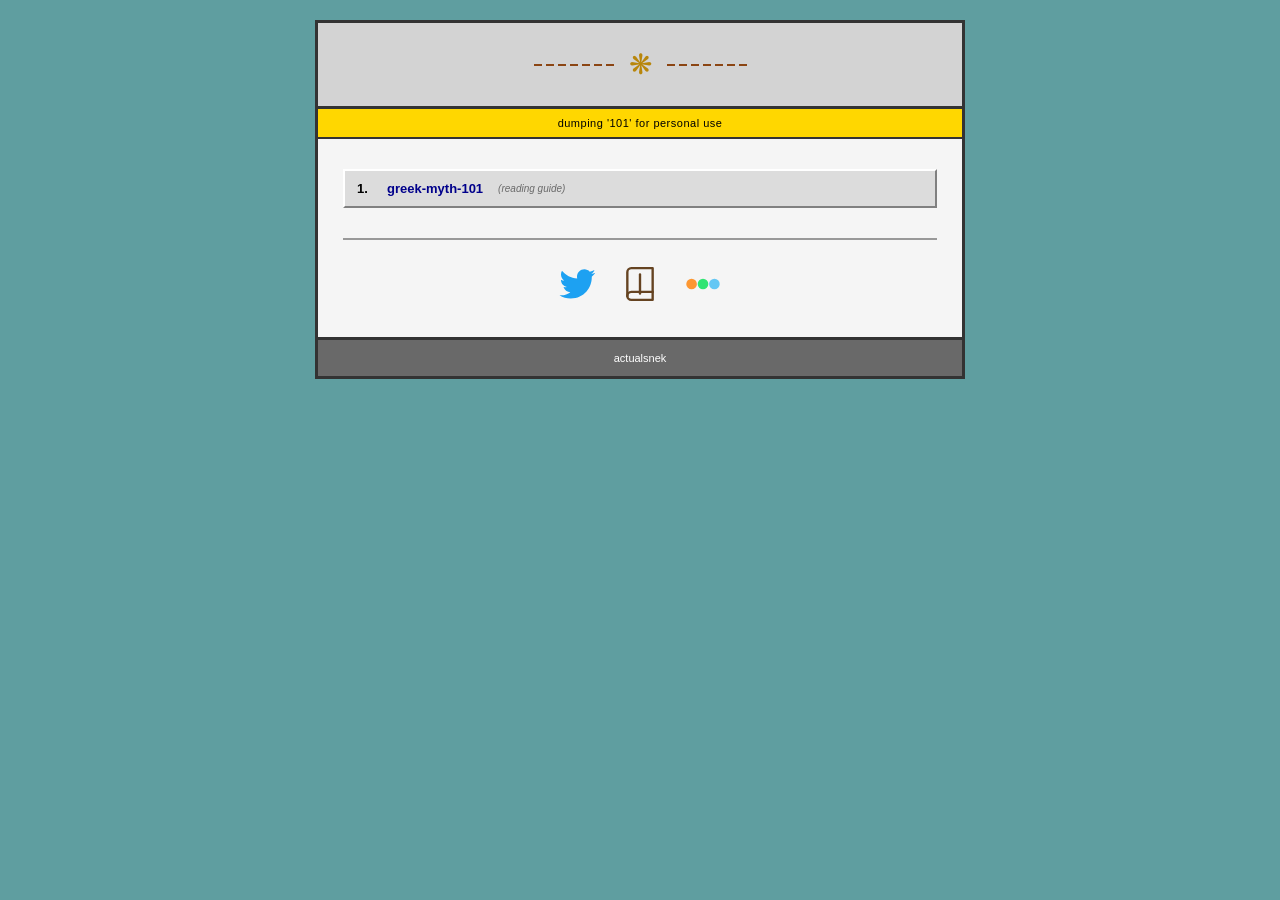
<file: index.html>
<!DOCTYPE html>
<html lang="en">
<head>
    <meta charset="UTF-8">
    <meta name="viewport" content="width=device-width, initial-scale=1.0">
    <title>actualsnek</title>
    <link rel="icon" type="image/png" href="./greek-mythology/images/snake.png">
    <style>
        * { 
            margin: 0; 
            padding: 0; 
            box-sizing: border-box; 
        }

        body {
            font-family: 'Trebuchet MS', 'Lucida Grande', sans-serif;
            background: #5f9ea0;
            color: #000;
            min-height: 100vh;
            padding: 20px;
        }

        .container {
            max-width: 650px;
            margin: 0 auto;
            background: #f5f5f5;
            border: 3px solid #333;
        }

        /* ═══ HEADER ═══ */
        .header {
            background: #d3d3d3;
            padding: 25px 18px;
            text-align: center;
            border-bottom: 3px solid #333;
        }

        .ornament {
            display: flex;
            justify-content: center;
            align-items: center;
            gap: 15px;
        }

        .ornament-left,
        .ornament-right {
            width: 80px;
            height: 2px;
            background: repeating-linear-gradient(90deg, #8b4513 0px, #8b4513 8px, transparent 8px, transparent 12px);
        }

        .symbol {
            font-size: 28px;
            color: #b8860b;
        }

        /* ═══ TAGLINE ═══ */
        .tagline {
            background: #ffd700;
            padding: 8px;
            text-align: center;
            font-size: 11px;
            border-bottom: 2px solid #333;
            letter-spacing: 0.5px;
        }

        /* ═══ MAIN CONTENT ═══ */
        .content {
            padding: 30px 25px;
        }

        .guides {
            margin-bottom: 30px;
        }

        /* ═══ GUIDE ITEMS (90s Button Style) ═══ */
        .guide-item {
            display: block;
            margin-bottom: 10px;
            text-decoration: none;
            color: #000;
            padding: 10px 12px;
            background: #dcdcdc;
            border-top: 2px solid #fff;
            border-left: 2px solid #fff;
            border-right: 2px solid #808080;
            border-bottom: 2px solid #808080;
            font-size: 13px;
            transition: all 0.1s;
        }

        .guide-item:hover {
            background: #c0c0c0;
        }

        .guide-item:active {
            border-top: 2px solid #808080;
            border-left: 2px solid #808080;
            border-right: 2px solid #fff;
            border-bottom: 2px solid #fff;
        }

        .guide-content {
            display: flex;
            align-items: center;
            gap: 10px;
        }

        .guide-number {
            font-weight: bold;
            color: #000;
            font-size: 13px;
            min-width: 20px;
        }

        .guide-name {
            color: #00008b;
            font-weight: bold;
            font-size: 13px;
        }

        .guide-category {
            color: #696969;
            font-size: 10px;
            margin-left: 5px;
            font-style: italic;
        }

        /* ═══ SOCIAL LINKS ═══ */
        .social-section {
            border-top: 2px solid #999;
            padding-top: 25px;
        }

        .social-links {
            display: flex;
            justify-content: center;
            gap: 25px;
        }

        .social-link {
            display: block;
            transition: opacity 0.2s;
        }

        .social-link:hover {
            opacity: 0.7;
        }

        /* ═══ FOOTER ═══ */
        .footer {
            background: #696969;
            color: #fff;
            text-align: center;
            padding: 12px;
            border-top: 3px solid #333;
            font-size: 11px;
        }

        /* ═══ MOBILE RESPONSIVE ═══ */
        @media (max-width: 640px) {
            body { padding: 10px; }
            .header { padding: 20px 15px; }
            .ornament { gap: 10px; }
            .ornament-left, .ornament-right { width: 50px; }
            .symbol { font-size: 24px; }
            .content { padding: 20px 15px; }
            .guide-content { flex-wrap: wrap; }
            .social-links { gap: 20px; }
            .social-link svg { width: 35px; height: 35px; }
        }
    </style>
</head>
<body>

    <div class="container">
        
        <!-- ═════════════════════════════════════════════════════════════════
             HEADER: Ornamental design (Greek/Indian inspired)
        ═════════════════════════════════════════════════════════════════ -->
        <div class="header">
            <div class="ornament">
                <div class="ornament-left"></div>
                <span class="symbol">❋</span>
                <div class="ornament-right"></div>
            </div>
        </div>

        <!-- ═════════════════════════════════════════════════════════════════
             TAGLINE
        ═════════════════════════════════════════════════════════════════ -->
        <div class="tagline">
            dumping '101' for personal use
        </div>

        <!-- ═════════════════════════════════════════════════════════════════
             MAIN CONTENT
        ═════════════════════════════════════════════════════════════════ -->
        <div class="content">
            
            <!-- ─────────────────────────────────────────────────────────────
                 GUIDES LIST
                 
                 To add a new guide:
                 1. Create new folder in repo (e.g., "stoicism-101/")
                 2. Add index.html inside that folder
                 3. Copy the guide-item template below and update:
                    - href path
                    - guide number
                    - guide name
                    - category label
            ───────────────────────────────────────────────────────────── -->
            <div class="guides">
                
                <!-- Guide #1 -->
                <a href="./greek-mythology/index.html" class="guide-item">
                    <div class="guide-content">
                        <span class="guide-number">1.</span>
                        <span class="guide-name">greek-myth-101</span>
                        <span class="guide-category">(reading guide)</span>
                    </div>
                </a>

                <!-- Guide #2 - Add your next guide here:
                <a href="./your-folder-name/index.html" class="guide-item">
                    <div class="guide-content">
                        <span class="guide-number">2.</span>
                        <span class="guide-name">your-guide-name</span>
                        <span class="guide-category">(category)</span>
                    </div>
                </a>
                -->

                <!-- Guide #3 - Add another guide here:
                <a href="./another-folder/index.html" class="guide-item">
                    <div class="guide-content">
                        <span class="guide-number">3.</span>
                        <span class="guide-name">guide-name</span>
                        <span class="guide-category">(category)</span>
                    </div>
                </a>
                -->

            </div>

            <!-- ─────────────────────────────────────────────────────────────
                 SOCIAL LINKS
            ───────────────────────────────────────────────────────────── -->
            <div class="social-section">
                <div class="social-links">
                    
                    <!-- Twitter -->
                    <a href="https://x.com/actualsnek_" target="_blank" class="social-link" title="Twitter">
                        <svg width="38" height="38" viewBox="0 0 24 24" xmlns="http://www.w3.org/2000/svg">
                            <path fill="#1DA1F2" d="M23.643 4.937c-.835.37-1.732.62-2.675.733.962-.576 1.7-1.49 2.048-2.578-.9.534-1.897.922-2.958 1.13-.85-.904-2.06-1.47-3.4-1.47-2.572 0-4.658 2.086-4.658 4.66 0 .364.042.718.12 1.06-3.873-.195-7.304-2.05-9.602-4.868-.4.69-.63 1.49-.63 2.342 0 1.616.823 3.043 2.072 3.878-.764-.025-1.482-.234-2.11-.583v.06c0 2.257 1.605 4.14 3.737 4.568-.392.106-.803.162-1.227.162-.3 0-.593-.028-.877-.082.593 1.85 2.313 3.198 4.352 3.234-1.595 1.25-3.604 1.995-5.786 1.995-.376 0-.747-.022-1.112-.065 2.062 1.323 4.51 2.093 7.14 2.093 8.57 0 13.255-7.098 13.255-13.254 0-.2-.005-.402-.014-.602.91-.658 1.7-1.477 2.323-2.41z"/>
                        </svg>
                    </a>

                    <!-- Goodreads -->
                    <a href="https://www.librarything.com/catalog/actualsnek" class="social-link" title="Goodreads">
                        <svg width="38" height="38" viewBox="0 0 24 24" xmlns="http://www.w3.org/2000/svg">
                            <path fill="none" stroke="#654321" stroke-width="1.5" stroke-linecap="round" stroke-linejoin="round" d="M4 19.5A2.5 2.5 0 0 1 6.5 17H20"/>
                            <path fill="none" stroke="#654321" stroke-width="1.5" stroke-linecap="round" stroke-linejoin="round" d="M6.5 2H20v20H6.5A2.5 2.5 0 0 1 4 19.5v-15A2.5 2.5 0 0 1 6.5 2z"/>
                            <path fill="none" stroke="#654321" stroke-width="1.5" stroke-linecap="round" d="M12 6v12"/>
                        </svg>
                    </a>

                    <!-- Letterboxd -->
                    <a href="https://letterboxd.com/actualsnek/" class="social-link" title="Letterboxd">
                        <svg width="38" height="38" viewBox="0 0 500 200" xmlns="http://www.w3.org/2000/svg">
                            <circle cx="100" cy="100" r="70" fill="#ff8000" opacity="0.8"/>
                            <circle cx="250" cy="100" r="70" fill="#00e054" opacity="0.8"/>
                            <circle cx="400" cy="100" r="70" fill="#40bcf4" opacity="0.8"/>
                        </svg>
                    </a>

                </div>
            </div>

        </div>

        <!-- ═════════════════════════════════════════════════════════════════
             FOOTER
        ═════════════════════════════════════════════════════════════════ -->
        <div class="footer">
            actualsnek
        </div>

    </div>

</body>
</html>
</file>
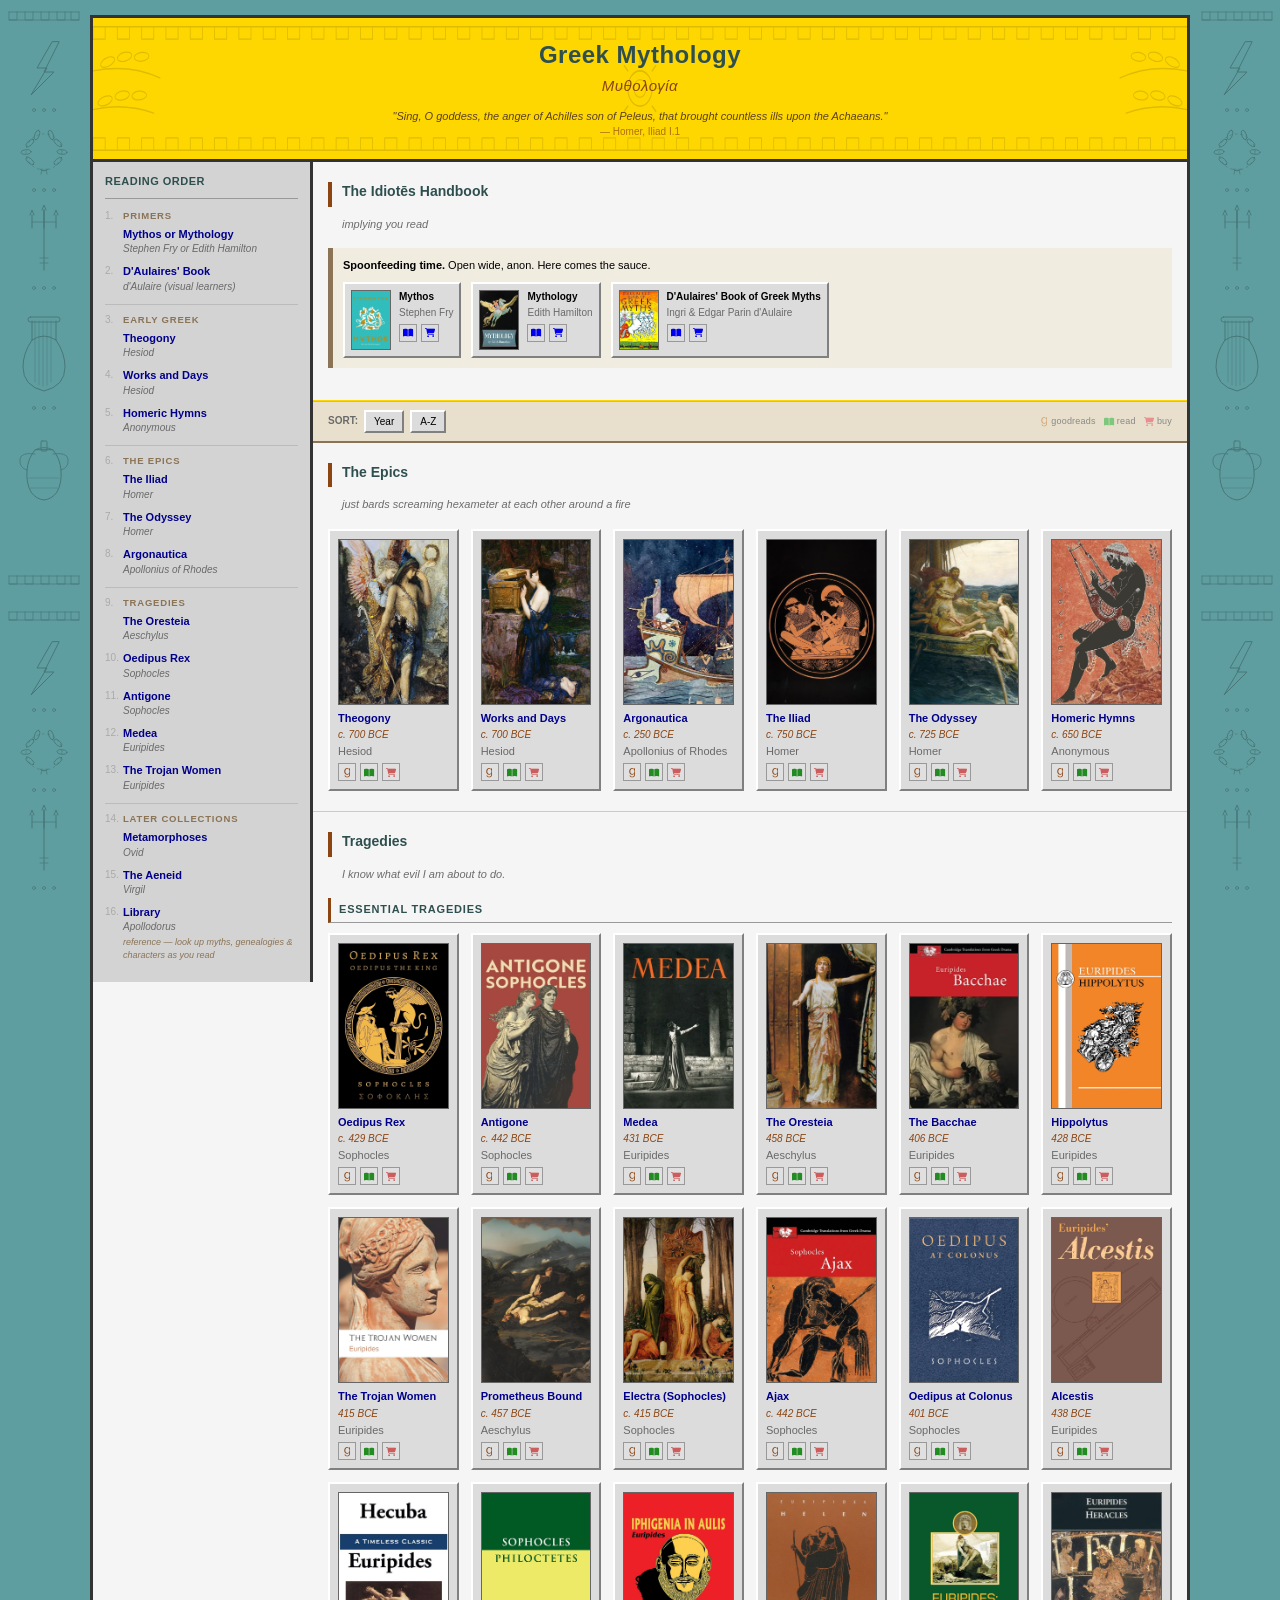
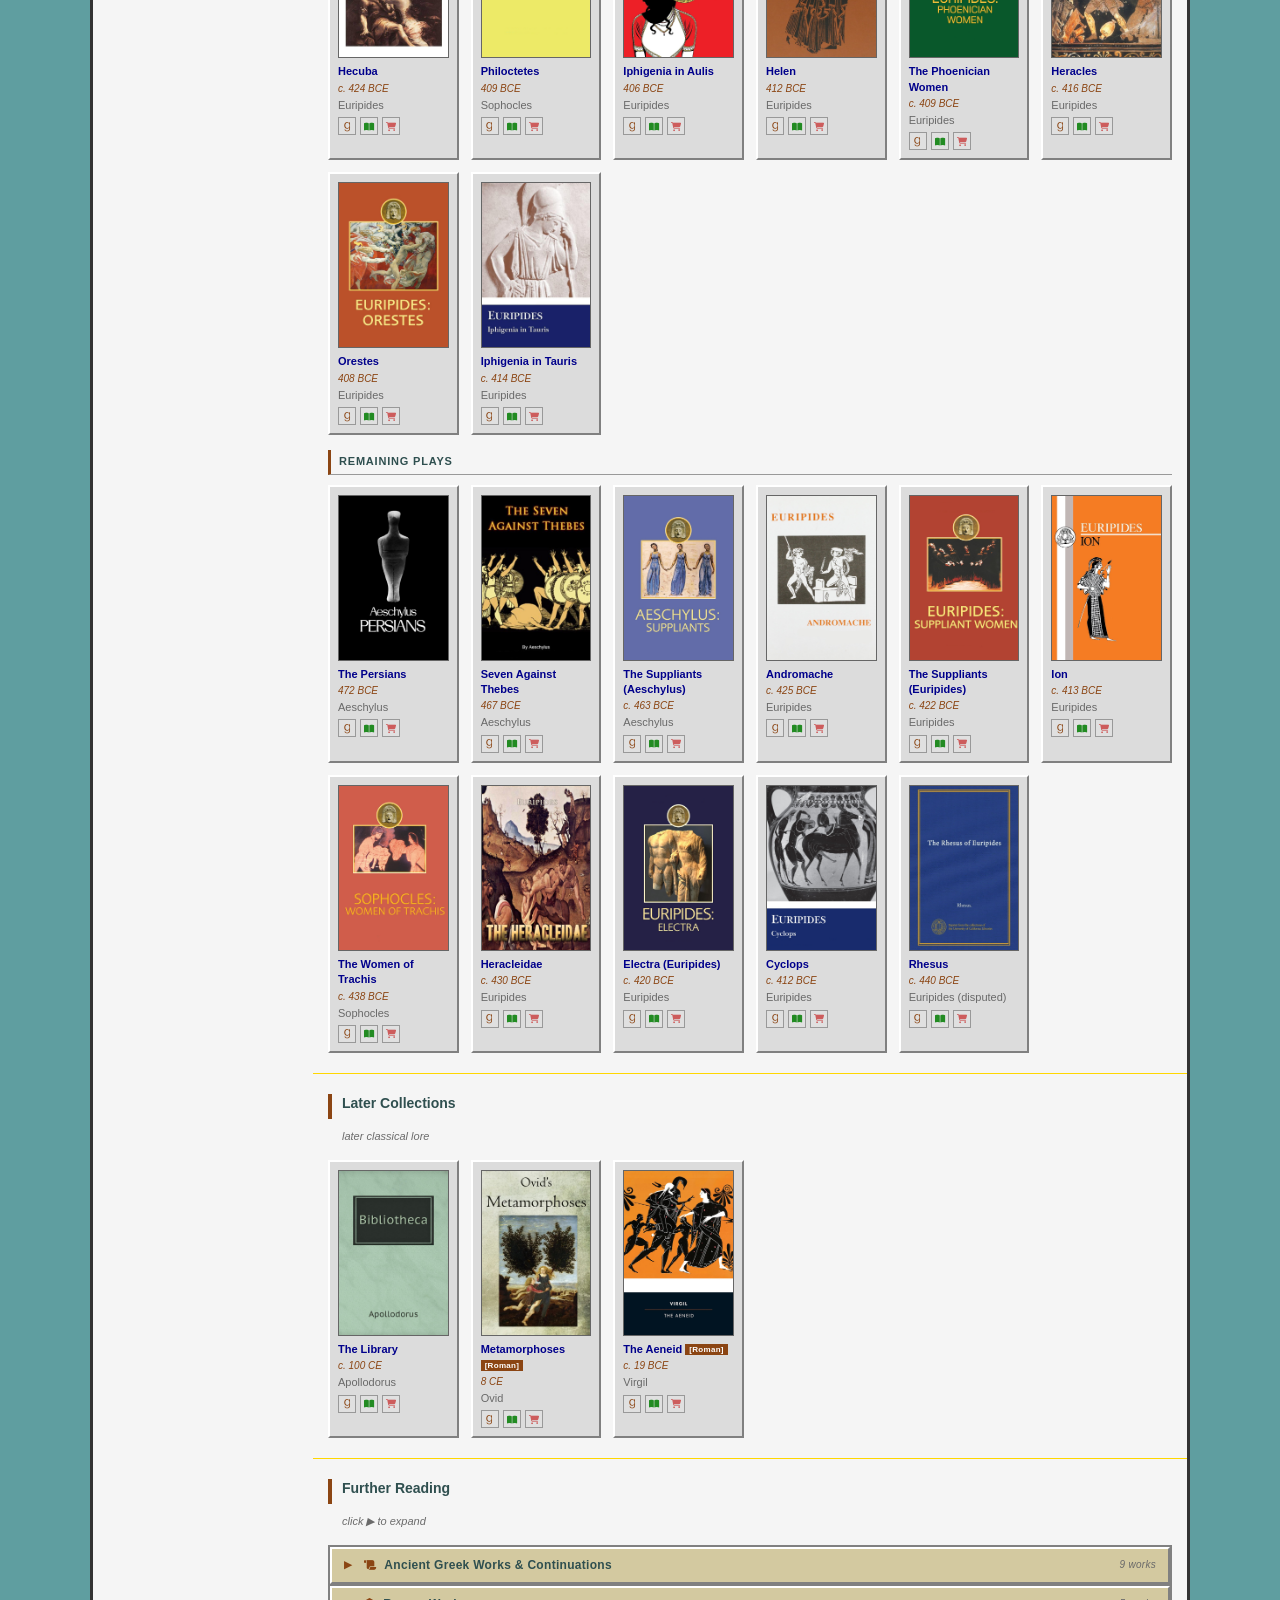
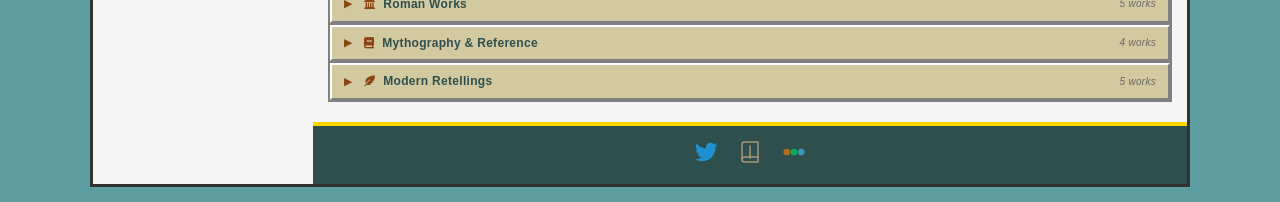
<file: greek-mythology/index.html>
<!DOCTYPE html>
<html lang="en">

<head>
    <meta charset="UTF-8">
    <meta name="viewport" content="width=device-width, initial-scale=1.0">
    <title>Greek Mythology — Reading Guide</title>
    <link rel="icon" type="image/png" href="./images/vase.png">
    <link rel="stylesheet" href="https://cdnjs.cloudflare.com/ajax/libs/font-awesome/6.4.0/css/all.min.css">
    <style>
        * {
            margin: 0;
            padding: 0;
            box-sizing: border-box;
        }

        html {
            scroll-behavior: smooth;
        }

        /* ═══ COMPACT 90s AESTHETIC ═══ */
        body {
            font-family: 'Trebuchet MS', 'Lucida Grande', Arial, sans-serif;
            background: #5f9ea0;
            color: #000;
            line-height: 1.4;
            font-size: 12px;
        }

        /* ═══ SIDE PANELS — fixed background, 90×600px SVG tile (repeated-y)
           Motifs: meander borders · Zeus bolt · laurel wreath · Poseidon trident
                   Apollo lyre · Amphora · bottom meander  |  opacity: 0.25
        ═══ */

        body::before,
        body::after {
            content: '';
            position: fixed;
            top: 0;
            width: calc((100vw - 1106px) / 2);
            min-width: 50px;
            height: 100%;
            pointer-events: none;
            z-index: 0;
            opacity: 0.25;
            /* SAME SVG on both sides — perfect symmetry */
            background-image: url("data:image/svg+xml,%3Csvg xmlns='http://www.w3.org/2000/svg' viewBox='0 0 90 600' width='90' height='600'%3E%3Cg fill='none' stroke='%23000' stroke-linecap='round' stroke-linejoin='round'%3E%3C!-- ① TOP MEANDER BORDER --%3E%3Cline x1='10' y1='12' x2='80' y2='12' stroke-width='0.7'/%3E%3Cpath d='M10,12 L10,20 L18,20 L18,12' stroke-width='0.7'/%3E%3Cpath d='M26,12 L26,20 L34,20 L34,12' stroke-width='0.7'/%3E%3Cpath d='M42,12 L42,20 L50,20 L50,12' stroke-width='0.7'/%3E%3Cpath d='M58,12 L58,20 L66,20 L66,12' stroke-width='0.7'/%3E%3Cpath d='M72,12 L72,20 L80,20 L80,12' stroke-width='0.7'/%3E%3Cline x1='10' y1='20' x2='80' y2='20' stroke-width='0.7'/%3E%3C!-- ② ZEUS LIGHTNING BOLT --%3E%3Cpath d='M53,42 L38,68 L48,68 L32,95 L55,72 L45,72 L60,42 Z' stroke-width='1'/%3E%3C!-- ③ dot divider --%3E%3Ccircle cx='35' cy='110' r='1.5' stroke-width='0.7'/%3E%3Ccircle cx='45' cy='110' r='1.5' stroke-width='0.7'/%3E%3Ccircle cx='55' cy='110' r='1.5' stroke-width='0.7'/%3E%3C!-- ④ LAUREL WREATH (Apollo / Victory) --%3E%3Ccircle cx='45' cy='152' r='18' stroke-width='0.55' stroke-dasharray='2,3.5'/%3E%3C!-- left leaves --%3E%3Cellipse cx='31' cy='143' rx='5' ry='2.3' transform='rotate(-42 31 143)' stroke-width='0.8'/%3E%3Cellipse cx='27' cy='152' rx='5' ry='2.3' transform='rotate(-4 27 152)' stroke-width='0.8'/%3E%3Cellipse cx='31' cy='161' rx='5' ry='2.3' transform='rotate(42 31 161)' stroke-width='0.8'/%3E%3C!-- right leaves --%3E%3Cellipse cx='59' cy='143' rx='5' ry='2.3' transform='rotate(42 59 143)' stroke-width='0.8'/%3E%3Cellipse cx='63' cy='152' rx='5' ry='2.3' transform='rotate(4 63 152)' stroke-width='0.8'/%3E%3Cellipse cx='59' cy='161' rx='5' ry='2.3' transform='rotate(-42 59 161)' stroke-width='0.8'/%3E%3C!-- top leaves --%3E%3Cellipse cx='38' cy='135' rx='5' ry='2.3' transform='rotate(-70 38 135)' stroke-width='0.8'/%3E%3Cellipse cx='52' cy='135' rx='5' ry='2.3' transform='rotate(70 52 135)' stroke-width='0.8'/%3E%3C!-- ribbon knot --%3E%3Cpath d='M41,169 Q45,173 49,169' stroke-width='0.9'/%3E%3Cpath d='M43,169 L42,174 M47,169 L48,174' stroke-width='0.7'/%3E%3C!-- ⑤ dot divider --%3E%3Ccircle cx='35' cy='190' r='1.5' stroke-width='0.7'/%3E%3Ccircle cx='45' cy='190' r='1.5' stroke-width='0.7'/%3E%3Ccircle cx='55' cy='190' r='1.5' stroke-width='0.7'/%3E%3C!-- ⑥ TRIDENT OF POSEIDON --%3E%3Cline x1='45' y1='210' x2='45' y2='270' stroke-width='1'/%3E%3C!-- shaft bands --%3E%3Cline x1='41' y1='258' x2='49' y2='258' stroke-width='0.7'/%3E%3Cline x1='41' y1='263' x2='49' y2='263' stroke-width='0.7'/%3E%3C!-- three prongs --%3E%3Cline x1='45' y1='210' x2='45' y2='228' stroke-width='1.1'/%3E%3Cline x1='33' y1='215' x2='33' y2='228' stroke-width='1'/%3E%3Cline x1='57' y1='215' x2='57' y2='228' stroke-width='1'/%3E%3C!-- prong tips --%3E%3Cpath d='M43,210 L45,205 L47,210' stroke-width='0.9'/%3E%3Cpath d='M31,215 L33,210 L35,215' stroke-width='0.9'/%3E%3Cpath d='M55,215 L57,210 L59,215' stroke-width='0.9'/%3E%3C!-- crossbar connecting outer prongs to shaft --%3E%3Cline x1='33' y1='222' x2='45' y2='222' stroke-width='0.7'/%3E%3Cline x1='45' y1='222' x2='57' y2='222' stroke-width='0.7'/%3E%3C!-- ⑦ dot divider --%3E%3Ccircle cx='35' cy='288' r='1.5' stroke-width='0.7'/%3E%3Ccircle cx='45' cy='288' r='1.5' stroke-width='0.7'/%3E%3Ccircle cx='55' cy='288' r='1.5' stroke-width='0.7'/%3E%3C!-- ⑧ LYRE OF APOLLO --%3E%3Cpath d='M33,340 Q24,353 24,367 Q24,386 45,391 Q66,386 66,367 Q66,353 57,340' stroke-width='1'/%3E%3Cpath d='M33,340 Q45,332 57,340' stroke-width='1'/%3E%3Cline x1='33' y1='340' x2='33' y2='321' stroke-width='1'/%3E%3Cline x1='57' y1='340' x2='57' y2='321' stroke-width='1'/%3E%3Crect x='29' y='317' width='32' height='5' rx='2.5' stroke-width='0.9'/%3E%3C!-- 5 strings --%3E%3Cline x1='36' y1='321' x2='36' y2='382' stroke-width='0.5'/%3E%3Cline x1='40' y1='321' x2='40' y2='385' stroke-width='0.5'/%3E%3Cline x1='44' y1='321' x2='44' y2='386' stroke-width='0.5'/%3E%3Cline x1='48' y1='321' x2='48' y2='385' stroke-width='0.5'/%3E%3Cline x1='52' y1='321' x2='52' y2='382' stroke-width='0.5'/%3E%3C!-- ⑨ dot divider --%3E%3Ccircle cx='35' cy='408' r='1.5' stroke-width='0.7'/%3E%3Ccircle cx='45' cy='408' r='1.5' stroke-width='0.7'/%3E%3Ccircle cx='55' cy='408' r='1.5' stroke-width='0.7'/%3E%3C!-- ⑩ AMPHORA (Dionysus / wine / ancient Greece) --%3E%3Cpath d='M36,450 Q29,458 28,470 Q27,483 32,492 Q37,499 45,500 Q53,499 58,492 Q63,483 62,470 Q61,458 54,450 Z' stroke-width='1'/%3E%3Cpath d='M36,450 Q45,445 54,450' stroke-width='0.9'/%3E%3Crect x='42' y='441' width='6' height='10' rx='1' stroke-width='0.9'/%3E%3C!-- handles --%3E%3Cpath d='M28,470 Q20,468 21,459 Q22,452 36,454' stroke-width='0.8'/%3E%3Cpath d='M62,470 Q70,468 69,459 Q68,452 54,454' stroke-width='0.8'/%3E%3C!-- decorative lines on body --%3E%3Cline x1='30' y1='478' x2='60' y2='478' stroke-width='0.5'/%3E%3Cline x1='31' y1='488' x2='59' y2='488' stroke-width='0.5'/%3E%3C!-- ⑪ BOTTOM MEANDER BORDER --%3E%3Cline x1='10' y1='576' x2='80' y2='576' stroke-width='0.7'/%3E%3Cpath d='M10,576 L10,584 L18,584 L18,576' stroke-width='0.7'/%3E%3Cpath d='M26,576 L26,584 L34,584 L34,576' stroke-width='0.7'/%3E%3Cpath d='M42,576 L42,584 L50,584 L50,576' stroke-width='0.7'/%3E%3Cpath d='M58,576 L58,584 L66,584 L66,576' stroke-width='0.7'/%3E%3Cpath d='M72,576 L72,584 L80,584 L80,576' stroke-width='0.7'/%3E%3Cline x1='10' y1='584' x2='80' y2='584' stroke-width='0.7'/%3E%3C/g%3E%3C/svg%3E");
            background-size: 90px 600px;
            background-position: center 0;
            background-repeat: repeat-y;
        }

        body::before { left: 0; }
        body::after  { right: 0; }

        @media (max-width: 1200px) {
            body::before,
            body::after { display: none; }
        }

        /* ═══ HERO — SVG overlay: meander borders + sun medallion + symmetric laurel fronds  |  opacity: 0.12 ═══ */
        .hero::before {
            content: '';
            position: absolute;
            inset: 0;
            pointer-events: none;
            opacity: 0.12;
            background-image:
                /* full-width overlay: meander borders + sun medallion + symmetric laurel fronds */
                url("data:image/svg+xml,%3Csvg xmlns='http://www.w3.org/2000/svg' viewBox='0 0 900 80' preserveAspectRatio='none' width='900' height='80'%3E%3Cg fill='none' stroke='%23000' stroke-linecap='round' stroke-linejoin='round'%3E%3C!-- TOP meander line --%3E%3Cline x1='0' y1='5' x2='900' y2='5' stroke-width='0.8'/%3E%3Cpath d='M0,5 L0,12 L10,12 L10,5 M20,5 L20,12 L30,12 L30,5 M40,5 L40,12 L50,12 L50,5 M60,5 L60,12 L70,12 L70,5 M80,5 L80,12 L90,12 L90,5 M100,5 L100,12 L110,12 L110,5 M120,5 L120,12 L130,12 L130,5 M140,5 L140,12 L150,12 L150,5 M160,5 L160,12 L170,12 L170,5 M180,5 L180,12 L190,12 L190,5 M200,5 L200,12 L210,12 L210,5 M220,5 L220,12 L230,12 L230,5 M240,5 L240,12 L250,12 L250,5 M260,5 L260,12 L270,12 L270,5 M280,5 L280,12 L290,12 L290,5 M300,5 L300,12 L310,12 L310,5 M320,5 L320,12 L330,12 L330,5 M340,5 L340,12 L350,12 L350,5 M360,5 L360,12 L370,12 L370,5 M380,5 L380,12 L390,12 L390,5 M400,5 L400,12 L410,12 L410,5 M420,5 L420,12 L430,12 L430,5 M440,5 L440,12 L450,12 L450,5 M460,5 L460,12 L470,12 L470,5 M480,5 L480,12 L490,12 L490,5 M500,5 L500,12 L510,12 L510,5 M520,5 L520,12 L530,12 L530,5 M540,5 L540,12 L550,12 L550,5 M560,5 L560,12 L570,12 L570,5 M580,5 L580,12 L590,12 L590,5 M600,5 L600,12 L610,12 L610,5 M620,5 L620,12 L630,12 L630,5 M640,5 L640,12 L650,12 L650,5 M660,5 L660,12 L670,12 L670,5 M680,5 L680,12 L690,12 L690,5 M700,5 L700,12 L710,12 L710,5 M720,5 L720,12 L730,12 L730,5 M740,5 L740,12 L750,12 L750,5 M760,5 L760,12 L770,12 L770,5 M780,5 L780,12 L790,12 L790,5 M800,5 L800,12 L810,12 L810,5 M820,5 L820,12 L830,12 L830,5 M840,5 L840,12 L850,12 L850,5 M860,5 L860,12 L870,12 L870,5 M880,5 L880,12 L890,12 L890,5' stroke-width='0.7'/%3E%3C!-- BOTTOM meander line --%3E%3Cline x1='0' y1='75' x2='900' y2='75' stroke-width='0.8'/%3E%3Cpath d='M0,75 L0,68 L10,68 L10,75 M20,75 L20,68 L30,68 L30,75 M40,75 L40,68 L50,68 L50,75 M60,75 L60,68 L70,68 L70,75 M80,75 L80,68 L90,68 L90,75 M100,75 L100,68 L110,68 L110,75 M120,75 L120,68 L130,68 L130,75 M140,75 L140,68 L150,68 L150,75 M160,75 L160,68 L170,68 L170,75 M180,75 L180,68 L190,68 L190,75 M200,75 L200,68 L210,68 L210,75 M220,75 L220,68 L230,68 L230,75 M240,75 L240,68 L250,68 L250,75 M260,75 L260,68 L270,68 L270,75 M280,75 L280,68 L290,68 L290,75 M300,75 L300,68 L310,68 L310,75 M320,75 L320,68 L330,68 L330,75 M340,75 L340,68 L350,68 L350,75 M360,75 L360,68 L370,68 L370,75 M380,75 L380,68 L390,68 L390,75 M400,75 L400,68 L410,68 L410,75 M420,75 L420,68 L430,68 L430,75 M440,75 L440,68 L450,68 L450,75 M460,75 L460,68 L470,68 L470,75 M480,75 L480,68 L490,68 L490,75 M500,75 L500,68 L510,68 L510,75 M520,75 L520,68 L530,68 L530,75 M540,75 L540,68 L550,68 L550,75 M560,75 L560,68 L570,68 L570,75 M580,75 L580,68 L590,68 L590,75 M600,75 L600,68 L610,68 L610,75 M620,75 L620,68 L630,68 L630,75 M640,75 L640,68 L650,68 L650,75 M660,75 L660,68 L670,68 L670,75 M680,75 L680,68 L690,68 L690,75 M700,75 L700,68 L710,68 L710,75 M720,75 L720,68 L730,68 L730,75 M740,75 L740,68 L750,68 L750,75 M760,75 L760,68 L770,68 L770,75 M780,75 L780,68 L790,68 L790,75 M800,75 L800,68 L810,68 L810,75 M820,75 L820,68 L830,68 L830,75 M840,75 L840,68 L850,68 L850,75 M860,75 L860,68 L870,68 L870,75 M880,75 L880,68 L890,68 L890,75' stroke-width='0.7'/%3E%3C!-- CENTER SUN / HELIOS medallion --%3E%3Ccircle cx='450' cy='40' r='10' stroke-width='0.9'/%3E%3Ccircle cx='450' cy='40' r='5' stroke-width='0.7'/%3E%3C!-- 8 rays --%3E%3Cline x1='450' y1='26' x2='450' y2='22' stroke-width='0.9'/%3E%3Cline x1='450' y1='54' x2='450' y2='58' stroke-width='0.9'/%3E%3Cline x1='436' y1='40' x2='432' y2='40' stroke-width='0.9'/%3E%3Cline x1='464' y1='40' x2='468' y2='40' stroke-width='0.9'/%3E%3Cline x1='440' y1='30' x2='437' y2='27' stroke-width='0.9'/%3E%3Cline x1='460' y1='50' x2='463' y2='53' stroke-width='0.9'/%3E%3Cline x1='460' y1='30' x2='463' y2='27' stroke-width='0.9'/%3E%3Cline x1='440' y1='50' x2='437' y2='53' stroke-width='0.9'/%3E%3C!-- LEFT laurel fronds growing from edge --%3E%3Cpath d='M0,30 Q30,26 55,34' stroke-width='0.8'/%3E%3Cellipse cx='12' cy='25' rx='6' ry='2.5' transform='rotate(-18 12 25)' stroke-width='0.7'/%3E%3Cellipse cx='26' cy='22' rx='6' ry='2.5' transform='rotate(-10 26 22)' stroke-width='0.7'/%3E%3Cellipse cx='40' cy='22' rx='6' ry='2.5' transform='rotate(-5 40 22)' stroke-width='0.7'/%3E%3Cpath d='M0,52 Q25,48 50,54' stroke-width='0.8'/%3E%3Cellipse cx='10' cy='47' rx='6' ry='2.5' transform='rotate(-15 10 47)' stroke-width='0.7'/%3E%3Cellipse cx='24' cy='44' rx='6' ry='2.5' transform='rotate(-8 24 44)' stroke-width='0.7'/%3E%3Cellipse cx='38' cy='44' rx='6' ry='2.5' transform='rotate(-3 38 44)' stroke-width='0.7'/%3E%3C!-- RIGHT laurel fronds growing from edge (mirror) --%3E%3Cpath d='M900,30 Q870,26 845,34' stroke-width='0.8'/%3E%3Cellipse cx='888' cy='25' rx='6' ry='2.5' transform='rotate(18 888 25)' stroke-width='0.7'/%3E%3Cellipse cx='874' cy='22' rx='6' ry='2.5' transform='rotate(10 874 22)' stroke-width='0.7'/%3E%3Cellipse cx='860' cy='22' rx='6' ry='2.5' transform='rotate(5 860 22)' stroke-width='0.7'/%3E%3Cpath d='M900,52 Q875,48 850,54' stroke-width='0.8'/%3E%3Cellipse cx='890' cy='47' rx='6' ry='2.5' transform='rotate(15 890 47)' stroke-width='0.7'/%3E%3Cellipse cx='876' cy='44' rx='6' ry='2.5' transform='rotate(8 876 44)' stroke-width='0.7'/%3E%3Cellipse cx='862' cy='44' rx='6' ry='2.5' transform='rotate(3 862 44)' stroke-width='0.7'/%3E%3C/g%3E%3C/svg%3E");
            background-size: 100% 100%;
            background-position: center center;
            background-repeat: no-repeat;
        }

        /* ═══ MAIN CONTAINER ═══ */
        .layout {
            display: grid;
            grid-template-columns: 220px 1fr;
            max-width: 1100px;
            margin: 15px auto;
            background: #f5f5f5;
            border: 3px solid #333;
        }

        /* ═══ SIDEBAR (Compact) ═══ */
        .reading-order {
            background: #d3d3d3;
            padding: 12px;
            border-right: 3px solid #333;
            position: sticky;
            top: 0;
            max-height: 100vh;
            overflow-y: auto;
            align-self: start;
        }

        .reading-order h3 {
            font-size: 11px;
            font-weight: bold;
            color: #2f4f4f;
            margin-bottom: 10px;
            padding-bottom: 8px;
            text-transform: uppercase;
            letter-spacing: 0.5px;
            border-bottom: 1px solid #999;
        }

        .reading-order ol {
            list-style: none;
            counter-reset: item;
        }

        .reading-order li {
            counter-increment: item;
            margin-bottom: 8px;
            font-size: 11px;
            padding-left: 18px;
            position: relative;
        }

        .reading-order li::before {
            content: counter(item) ".";
            position: absolute;
            left: 0;
            font-weight: normal;
            color: #aaa;
            font-size: 10px;
        }

        .reading-order li.group-start {
            margin-top: 10px;
            padding-top: 8px;
            border-top: 1px solid #bbb;
        }

        .reading-order li.group-start:first-child {
            margin-top: 0;
            padding-top: 0;
            border-top: none;
        }

        .reading-order .group-label {
            font-size: 9.5px;
            font-weight: bold;
            text-transform: uppercase;
            letter-spacing: 0.8px;
            color: #8b7355;
            margin-bottom: 5px;
        }

        .reading-order .sidebar-title {
            font-weight: bold;
            color: #00008b;
        }

        .reading-order .sidebar-title a {
            color: #00008b;
            text-decoration: none;
        }

        .reading-order .sidebar-title a:hover {
            text-decoration: underline;
        }

        @keyframes bookFlash {
            0%   { background: #ffd700; box-shadow: 0 0 0 4px #ffd700; }
            60%  { background: #fff9c4; box-shadow: 0 0 0 4px #ffe066; }
            100% { background: transparent; box-shadow: none; }
        }

        .book-flash {
            animation: bookFlash 2.5s ease-out forwards;
            border-radius: 2px;
        }

        .reading-order .sidebar-author {
            color: #696969;
            font-size: 10px;
            font-style: italic;
        }

        /* ═══ HERO SECTION ═══ */
        .hero {
            position: relative;
            overflow: hidden;
            background: #ffd700;
            padding: 20px 15px;
            border-bottom: 3px solid #333;
            text-align: center;
            grid-column: 1 / -1;
        }

        .hero h1 {
            font-size: 24px;
            color: #2f4f4f;
            font-weight: bold;
            margin-bottom: 3px;
            letter-spacing: 0.5px;
        }

        .hero .greek {
            font-size: 15px;
            color: #8b4513;
            font-style: italic;
            margin-bottom: 12px;
            letter-spacing: 0.5px;
        }

        .hero .quote {
            font-size: 11px;
            color: #5a4020;
            font-style: italic;
            max-width: 500px;
            margin: 8px auto 0;
            line-height: 1.6;
        }

        .hero .quote-attr {
            font-size: 10px;
            color: #8b4513;
            opacity: 0.7;
        }

        /* ═══ SECTIONS (Tighter) ═══ */
        .section {
            padding: 20px 15px;
            border-bottom: 1px solid #ffd700;
        }

        .section-title {
            font-size: 14px;
            font-weight: bold;
            color: #2f4f4f;
            margin-bottom: 10px;
            padding-bottom: 5px;
            padding-left: 10px;
            border-left: 4px solid #8b4513;
        }

        .section-intro {
            font-size: 11px;
            color: #6b6b6b;
            margin-bottom: 16px;
            font-style: italic;
            padding-left: 14px;
        }

        .subsection-title {
            font-size: 11px;
            font-weight: bold;
            color: #2f4f4f;
            text-transform: uppercase;
            letter-spacing: 0.8px;
            margin: 15px 0 10px 0;
            padding: 4px 0 4px 8px;
            border-bottom: 1px solid #999;
            border-left: 3px solid #8b4513;
        }

        /* ═══ BEGINNER NOTICE (Simpler) ═══ */
        .beginner-notice {
            background: #f0ece0;
            border-left: 5px solid #8b7355;
            padding: 10px;
            margin-bottom: 12px;
        }

        .beginner-notice p {
            font-size: 11px;
            color: #000;
            margin-bottom: 8px;
        }

        .beginner-books {
            display: flex;
            gap: 10px;
            flex-wrap: wrap;
        }

        .beginner-book {
            display: flex;
            gap: 8px;
            background: #dcdcdc;
            padding: 6px;
            border-top: 2px solid #fff;
            border-left: 2px solid #fff;
            border-right: 2px solid #808080;
            border-bottom: 2px solid #808080;
            transition: background 0.15s, border-color 0.15s;
        }

        .beginner-book:hover {
            background: #b8cece;
            border-top-color: #5f9ea0;
            border-left-color: #5f9ea0;
        }

        .beginner-book img {
            width: 40px;
            height: 60px;
            object-fit: cover;
            border: 1px solid #666;
        }

        .beginner-book-info {
            font-size: 10px;
        }

        .beginner-book-info .title {
            font-weight: bold;
            color: #000;
            margin-bottom: 2px;
        }

        .beginner-book-info .author {
            color: #696969;
            margin-bottom: 4px;
        }

        .beginner-book-actions {
            display: flex;
            gap: 4px;
        }

        .beginner-book-actions a {
            display: inline-flex;
            width: 18px;
            height: 18px;
            font-size: 9px;
            text-decoration: none;
            border: 1px solid #999;
            align-items: center;
            justify-content: center;
            background: #dcdcdc;
        }

        .beginner-book-actions a:hover {
            background: #c0c0c0;
        }

        /* ═══ BOOK CARDS (Vertical - cover on top) ═══ */
        .epic-list {
            display: grid;
            grid-template-columns: repeat(auto-fill, minmax(130px, 1fr));
            gap: 12px;
        }

        .epic-book {
            display: flex;
            flex-direction: column;
            padding: 8px;
            background: #dcdcdc;
            border-top: 2px solid #fff;
            border-left: 2px solid #fff;
            border-right: 2px solid #808080;
            border-bottom: 2px solid #808080;
            transition: background 0.15s, border-color 0.15s, box-shadow 0.15s;
        }

        .epic-book:hover {
            background: #b8cece;
            border-top-color: #5f9ea0;
            border-left-color: #5f9ea0;
            box-shadow: inset 0 0 0 1px #5f9ea040;
        }

        .epic-book-cover {
            width: 100%;
            aspect-ratio: 2/3;
            object-fit: cover;
            border: 1px solid #666;
            display: block;
            margin-bottom: 6px;
        }

        .epic-book-info {
            flex: 1;
            font-size: 11px;
        }

        .epic-book-title {
            font-weight: bold;
            font-size: 11px;
            color: #000;
            margin-bottom: 2px;
        }

        .epic-book-title a {
            color: #00008b;
            text-decoration: none;
        }

        .epic-book-title a:hover {
            text-decoration: underline;
        }

        .epic-book-date {
            color: #8b4513;
            font-size: 10px;
            font-style: italic;
            margin-bottom: 2px;
        }

        .epic-book-author {
            color: #696969;
            font-size: 11px;
            margin-bottom: 3px;
        }

        .epic-book-author a {
            color: #696969;
            text-decoration: none;
        }

        .epic-book-author a:hover {
            text-decoration: underline;
        }

        .epic-book-actions {
            display: flex;
            gap: 4px;
            margin-top: 4px;
        }

        .epic-book-actions a {
            width: 18px;
            height: 18px;
            font-size: 9px;
            border: 1px solid #999;
            display: inline-flex;
            align-items: center;
            justify-content: center;
            text-decoration: none;
            background: #e0e0e0;
        }

        .epic-book-actions a:hover {
            background: #c0c0c0;
        }

        .epic-book-actions .goodreads-icon { color: #8b4513; }
        .epic-book-actions .read-icon { color: #228b22; }
        .epic-book-actions .cart-icon { color: #cd5c5c; }

        /* ═══ SORT CONTROLS (Compact) ═══ */
        .sort-container {
            position: sticky;
            top: 0;
            background: #e8e0cc;
            padding: 8px 15px;
            border-bottom: 2px solid #8b7355;
            border-top: 1px solid #c8b88a;
            display: flex;
            gap: 6px;
            flex-wrap: wrap;
            align-items: center;
            z-index: 100;
        }

        .sort-label {
            font-size: 10px;
            font-weight: bold;
            color: #696969;
            text-transform: uppercase;
        }

        .sort-btn, .dir-btn, .clear-btn {
            font-family: inherit;
            padding: 4px 8px;
            font-size: 10px;
            background: #dcdcdc;
            border-top: 2px solid #fff;
            border-left: 2px solid #fff;
            border-right: 2px solid #808080;
            border-bottom: 2px solid #808080;
            cursor: pointer;
            transition: all 0.1s;
        }

        .sort-btn:hover, .dir-btn:hover, .clear-btn:hover {
            background: #c0c0c0;
        }

        .sort-btn:active, .dir-btn:active, .clear-btn:active {
            border-top: 2px solid #808080;
            border-left: 2px solid #808080;
            border-right: 2px solid #fff;
            border-bottom: 2px solid #fff;
        }

        .sort-btn.active {
            background: #ffd700;
            font-weight: bold;
        }

        .dir-btn {
            padding: 4px 6px;
        }

        .dir-btn.active {
            background: #98fb98;
        }

        .clear-btn {
            background: #ffb6c1;
            display: none;
        }

        .clear-btn.active {
            display: inline-block;
        }

        .direction-buttons {
            display: none;
            gap: 4px;
        }

        .direction-buttons.active {
            display: flex;
        }

        .scope-wrapper {
            display: none;
            gap: 4px;
            align-items: center;
        }

        .scope-wrapper.active {
            display: flex;
        }

        .icon-legend {
            margin-left: auto;
            display: flex;
            gap: 8px;
            align-items: center;
            font-size: 9px;
            color: #888;
            letter-spacing: 0.2px;
        }

        .icon-legend span {
            display: flex;
            align-items: center;
            gap: 3px;
            white-space: nowrap;
        }

        .icon-legend i {
            font-size: 9px;
        }

        /* .item-note — used in sidebar reading-order list */
        .item-note {
            flex-basis: 100%;
            font-size: 9px;
            color: #8b7355;
            font-style: italic;
            margin-top: 2px;
        }

        /* ═══ MODAL (Compact) ═══ */
        .modal {
            display: none;
            position: fixed;
            z-index: 1000;
            left: 0;
            top: 0;
            width: 100%;
            height: 100%;
            background: rgba(0, 0, 0, 0.55);
        }

        .modal.active {
            display: flex;
            align-items: center;
            justify-content: center;
        }

        .modal-content {
            background: #f5f5f5;
            border: 3px solid #333;
            border-top: 4px solid #ffd700;
            padding: 15px;
            max-width: 450px;
            width: 90%;
            max-height: 80vh;
            overflow-y: auto;
            position: relative;
        }

        .modal-close {
            position: absolute;
            top: 8px;
            right: 12px;
            font-size: 20px;
            cursor: pointer;
            background: none;
            border: none;
            color: #000;
            font-weight: bold;
        }

        .modal-close:hover {
            color: #cd5c5c;
        }

        .modal-title {
            font-size: 14px;
            font-weight: bold;
            color: #2f4f4f;
            margin-bottom: 12px;
            padding-right: 25px;
        }

        .version-item {
            padding: 8px;
            border-bottom: 1px solid #999;
            display: flex;
            justify-content: space-between;
            align-items: center;
        }

        .version-item:hover {
            background: #e0e0e0;
        }

        .version-item:last-child {
            border-bottom: none;
        }

        .version-item.is-recommended {
            background: #fffbe6;
            border-left: 4px solid #ffd700;
            padding-left: 6px;
        }

        .version-item.is-recommended:hover {
            background: #fff5c0;
        }

        .version-item.is-bilingual {
            background: #f4faf4;
            border-left: 4px solid #228b22;
            padding-left: 6px;
        }

        .version-item.is-bilingual:hover {
            background: #e8f5e8;
        }

        .version-info {
            flex: 1;
        }

        .version-label {
            font-size: 9px;
            font-weight: bold;
            color: #8b4513;
            text-transform: uppercase;
            margin-bottom: 3px;
        }

        .version-label.bilingual {
            color: #228b22;
        }

        .version-translator {
            font-size: 11px;
            font-weight: bold;
            color: #000;
            margin-bottom: 2px;
        }

        .version-publisher {
            font-size: 10px;
            color: #696969;
        }

        .version-pages {
            font-size: 10px;
            color: #696969;
            font-style: italic;
        }

        .version-link {
            margin-left: 8px;
            display: flex;
            gap: 4px;
        }

        .version-link a {
            width: 24px;
            height: 24px;
            font-size: 12px;
            border: 2px solid #999;
            display: inline-flex;
            align-items: center;
            justify-content: center;
            text-decoration: none;
            background: #dcdcdc;
            color: #cd5c5c;
        }

        .version-link a:hover {
            background: #c0c0c0;
        }

        /* ═══ FOOTER ═══ */
        footer {
            text-align: center;
            padding: 14px 12px 12px;
            background: #2f4f4f;
            color: #d8ead8;
            font-size: 10px;
            border-top: 3px solid #ffd700;
        }

        footer a {
            color: #ffd700;
            text-decoration: none;
        }

        footer a:hover {
            text-decoration: underline;
        }

        /* Toggle button and backdrop — hidden on desktop, shown by mobile media query */
        .drawer-toggle {
            display: none;
        }

        .drawer-backdrop {
            display: none;
        }

        .drawer-close-strip {
            display: none;
        }

        /* ═══ MOBILE RESPONSIVE ═══ */
        @media (max-width: 768px) {

            body {
                background: #f5f5f5;
            }

            /* ── LAYOUT ── */
            .layout {
                margin: 0;
                border-left: none;
                border-right: none;
                grid-template-columns: 1fr;
            }

            /* ── HERO ── */
            .hero {
                padding: 16px 12px;
            }

            .hero h1 {
                font-size: 20px;
            }

            .hero .greek {
                font-size: 13px;
                margin-bottom: 8px;
            }

            .hero .quote {
                font-size: 10px;
                max-width: 100%;
                padding: 0 8px;
            }

            /* ── SIDEBAR — bottom drawer ── */
            .reading-order {
                display: none;
                position: fixed;
                bottom: 0;
                left: 0;
                right: 0;
                top: auto;
                max-height: 70vh;
                overflow-y: auto;
                border-right: none;
                border-top: 3px solid #333;
                z-index: 1000;
                padding-bottom: 24px;
            }

            .reading-order.drawer-open {
                display: block;
            }

            /* h3 hidden on mobile — drawer-close-strip already serves as the drawer title */
            .reading-order h3 {
                display: none;
            }

            /* ── IN-DRAWER CLOSE STRIP ── */
            .drawer-close-strip {
                display: flex;
                align-items: center;
                justify-content: space-between;
                position: sticky;
                top: 0;
                background: #c8c8c8;
                border-bottom: 1px solid #999;
                padding: 6px 10px;
                margin: -12px -12px 10px -12px;
                font-size: 11px;
                font-weight: bold;
                color: #2f4f4f;
                z-index: 1;
            }

            .drawer-close-strip button {
                background: none;
                border: none;
                font-size: 16px;
                cursor: pointer;
                color: #2f4f4f;
                padding: 0 4px;
                line-height: 1;
                font-family: inherit;
            }

            /* ── BACKDROP ── */
            .drawer-backdrop {
                display: none;
                position: fixed;
                inset: 0;
                background: rgba(0,0,0,0.4);
                z-index: 999;
            }

            .drawer-backdrop.active {
                display: block;
            }

            /* ── DRAWER TOGGLE BUTTON ── */
            .drawer-toggle {
                display: flex;
                align-items: center;
                gap: 6px;
                position: fixed;
                bottom: 16px;
                left: 50%;
                transform: translateX(-50%);
                z-index: 1001;
                background: #ffd700;
                border: 2px solid #333;
                padding: 8px 14px;
                font-family: inherit;
                font-size: 12px;
                font-weight: bold;
                cursor: pointer;
                box-shadow: 2px 2px 0 #333;
                white-space: nowrap;
            }

            /* ── SECTIONS ── */
            .section {
                padding: 12px 10px;
            }

            .section-title {
                font-size: 13px;
            }

            .subsection-title {
                font-size: 10px;
            }

            /* ── BEGINNER BOOKS ── */
            .beginner-books {
                flex-direction: column;
                gap: 8px;
            }

            .beginner-book {
                width: 100%;
            }

            /* ── BOOK CARDS ── */
            .epic-list {
                grid-template-columns: repeat(auto-fill, minmax(90px, 1fr));
                gap: 8px;
            }

            .epic-book {
                padding: 6px;
            }

            /* ── SORT BAR ── */
            .sort-container {
                padding: 6px 10px;
                gap: 4px;
            }

            .icon-legend {
                display: none;
            }

            /* ── MODAL ── */
            .modal-content {
                width: 95%;
                max-height: 85vh;
                padding: 12px;
            }

            /* ── FOOTER ── */
            footer {
                padding: 12px 10px 24px;
            }

            /* ── MAIN CONTENT — clear FAB ── */
            .main-content {
                padding-bottom: 72px;
            }
        }

        /* ── SMALL PHONES (≤380px) ── */
        @media (max-width: 380px) {
            .hero h1 { font-size: 18px; }
            .epic-list { grid-template-columns: repeat(auto-fill, minmax(80px, 1fr)); }
            .sort-btn, .dir-btn, .clear-btn { padding: 3px 6px; font-size: 9px; }
        }

        .footer-icons {
            display: flex;
            justify-content: center;
            gap: 20px;
            align-items: center;
            margin-bottom: 8px;
        }

        .footer-icons a {
            opacity: 0.8;
            transition: opacity 0.15s;
        }

        .footer-icons a:hover {
            opacity: 1;
        }

        .footer-icons svg {
            display: block;
            width: 24px;
            height: 24px;
        }

        .roman-label {
            font-size: 8px;
            font-weight: bold;
            color: #fff;
            background: #8b4513;
            padding: 1px 4px;
            vertical-align: middle;
            letter-spacing: 0.3px;
        }
        /* ═══ ACCORDION — Further Reading ═══ */
        .accordion-wrapper {
            border: 2px solid #808080;
            background: #f0ebe0;
        }

        .accordion-item {
            border-bottom: 2px solid #808080;
        }

        .accordion-item:last-child {
            border-bottom: none;
        }

        .accordion-header {
            display: flex;
            align-items: center;
            gap: 8px;
            padding: 8px 12px;
            background: #d3c9a0;
            border-top: 2px solid #fff;
            border-left: 2px solid #fff;
            border-right: 2px solid #808080;
            border-bottom: 2px solid #808080;
            cursor: pointer;
            user-select: none;
            font-size: 12px;
            font-weight: bold;
            color: #2f4f4f;
            letter-spacing: 0.3px;
            transition: background 0.1s;
            margin: 0;
        }

        .accordion-header:hover {
            background: #c8bc8a;
        }

        .accordion-header.open {
            background: #ffd700;
            border-bottom-color: #333;
        }

        .accordion-arrow {
            font-size: 10px;
            color: #8b4513;
            width: 12px;
            flex-shrink: 0;
            transition: transform 0.2s;
        }

        .accordion-header.open .accordion-arrow {
            transform: rotate(90deg);
        }

        .accordion-count {
            margin-left: auto;
            font-size: 10px;
            font-weight: normal;
            color: #696969;
            font-style: italic;
        }

        .accordion-body {
            display: none;
            background: #faf7f0;
        }

        .accordion-body.open {
            display: block;
        }

        /* Each row: just padding, a very light separator */
        .acc-item {
            padding: 9px 18px;
            border-bottom: 1px solid #ede8da;
            transition: background 0.12s;
            line-height: 1.5;
        }

        .acc-item:last-child  { border-bottom: none; }
        .acc-item:hover       { background: #fef9ec; }

        /* Title — inline, bold, dark */
        .acc-book-title {
            font-size: 11.5px;
            font-weight: bold;
            color: #2f4f4f;
        }

        /* Author · date — follows title on same line, muted */
        .acc-book-meta {
            font-size: 10.5px;
            color: #999;
            font-style: normal;
            margin-left: 2px;
        }

        /* Note — drops below, indented, very quiet */
        .acc-book-desc {
            font-size: 10px;
            color: #aaa;
            font-style: italic;
            margin-top: 1px;
            padding-left: 2px;
        }

        /* Links — plain text, inline after meta */
        .acc-links {
            display: inline;
            margin-left: 6px;
            white-space: nowrap;
        }

        .acc-links a {
            font-size: 9px;
            color: #b08040;
            text-decoration: none;
            border: 1px solid #d0c090;
            padding: 1px 4px;
            background: #fdf8ee;
            margin-left: 2px;
            font-style: normal;
            font-weight: bold;
            letter-spacing: 0.3px;
        }

        .acc-links a:hover {
            background: #ffeebb;
            border-color: #b08040;
            color: #7a5820;
        }
        
    </style>
</head>
<body>

<div class="drawer-backdrop" id="drawerBackdrop"></div>
<button class="drawer-toggle" id="drawerToggle"><i class="fas fa-book-open"></i> Reading Order</button>

<div class="layout">
    <header class="hero">
        <h1>Greek Mythology</h1>
        <div class="greek">Μυθολογία</div>
        <p class="quote">"Sing, O goddess, the anger of Achilles son of Peleus, that brought countless ills upon the Achaeans."</p>
        <div class="quote-attr">— Homer, Iliad I.1</div>
    </header>
    <aside class="reading-order">
        <div class="drawer-close-strip" id="drawerCloseStrip">
            <span>Reading Order</span>
            <button onclick="closeDrawer()" aria-label="Close drawer">✕</button>
        </div>
        <h3>Reading Order</h3>
        <ol>
            <li class="group-start">
                <div class="group-label">Primers</div>
                <div class="sidebar-title"><a href="#anchor-mythos" onclick="scrollToBook('anchor-mythos'); return false;">Mythos or Mythology</a></div>
                <div class="sidebar-author">Stephen Fry or Edith Hamilton</div>
            </li>
            <li>
                <div class="sidebar-title"><a href="#anchor-daulaires" onclick="scrollToBook('anchor-daulaires'); return false;">D'Aulaires' Book</a></div>
                <div class="sidebar-author">d'Aulaire (visual learners)</div>
            </li>
            <li class="group-start">
                <div class="group-label">Early Greek</div>
                <div class="sidebar-title"><a href="#anchor-theogony" onclick="scrollToBook('anchor-theogony'); return false;">Theogony</a></div>
                <div class="sidebar-author">Hesiod</div>
            </li>
            <li>
                <div class="sidebar-title"><a href="#anchor-worksanddays" onclick="scrollToBook('anchor-worksanddays'); return false;">Works and Days</a></div>
                <div class="sidebar-author">Hesiod</div>
            </li>
            <li>
                <div class="sidebar-title"><a href="#anchor-homerichymns" onclick="scrollToBook('anchor-homerichymns'); return false;">Homeric Hymns</a></div>
                <div class="sidebar-author">Anonymous</div>
            </li>
            <li class="group-start">
                <div class="group-label">The Epics</div>
                <div class="sidebar-title"><a href="#anchor-iliad" onclick="scrollToBook('anchor-iliad'); return false;">The Iliad</a></div>
                <div class="sidebar-author">Homer</div>
            </li>
            <li>
                <div class="sidebar-title"><a href="#anchor-odyssey" onclick="scrollToBook('anchor-odyssey'); return false;">The Odyssey</a></div>
                <div class="sidebar-author">Homer</div>
            </li>
            <li>
                <div class="sidebar-title"><a href="#anchor-argonautica" onclick="scrollToBook('anchor-argonautica'); return false;">Argonautica</a></div>
                <div class="sidebar-author">Apollonius of Rhodes</div>
            </li>
            <li class="group-start">
                <div class="group-label">Tragedies</div>
                <div class="sidebar-title"><a href="#anchor-oresteia" onclick="scrollToBook('anchor-oresteia'); return false;">The Oresteia</a></div>
                <div class="sidebar-author">Aeschylus</div>
            </li>
            <li>
                <div class="sidebar-title"><a href="#anchor-oedipusrex" onclick="scrollToBook('anchor-oedipusrex'); return false;">Oedipus Rex</a></div>
                <div class="sidebar-author">Sophocles</div>
            </li>
            <li>
                <div class="sidebar-title"><a href="#anchor-antigone" onclick="scrollToBook('anchor-antigone'); return false;">Antigone</a></div>
                <div class="sidebar-author">Sophocles</div>
            </li>
            <li>
                <div class="sidebar-title"><a href="#anchor-medea" onclick="scrollToBook('anchor-medea'); return false;">Medea</a></div>
                <div class="sidebar-author">Euripides</div>
            </li>
            <li>
                <div class="sidebar-title"><a href="#anchor-trojanwomen" onclick="scrollToBook('anchor-trojanwomen'); return false;">The Trojan Women</a></div>
                <div class="sidebar-author">Euripides</div>
            </li>
            <li class="group-start">
                <div class="group-label">Later Collections</div>
                <div class="sidebar-title"><a href="#anchor-metamorphoses" onclick="scrollToBook('anchor-metamorphoses'); return false;">Metamorphoses</a></div>
                <div class="sidebar-author">Ovid</div>
            </li>
            <li>
                <div class="sidebar-title"><a href="#anchor-aeneid" onclick="scrollToBook('anchor-aeneid'); return false;">The Aeneid</a></div>
                <div class="sidebar-author">Virgil</div>
            </li>
            <li>
                <div class="sidebar-title"><a href="#anchor-library" onclick="scrollToBook('anchor-library'); return false;">Library</a></div>
                <div class="sidebar-author">Apollodorus</div>
                <div class="item-note">reference — look up myths, genealogies & characters as you read</div>
            </li>
        </ol>
    </aside>

    <main class="main-content">
        
        <section class="section">
            <h2 class="section-title">The Idiotēs Handbook</h2>
            <p class="section-intro">implying you read</p>

            <span id="anchor-mythos"></span><span id="anchor-daulaires"></span>
            <div class="beginner-notice">
                <p><strong>Spoonfeeding time.</strong> Open wide, anon. Here comes the sauce.</p>
                
                <div class="beginner-books">
                    <div class="beginner-book">
                        <img src="./images/mythos.jpg" alt="Mythos by Stephen Fry">
                        <div class="beginner-book-info">
                            <div class="title">Mythos</div>
                            <div class="author">Stephen Fry</div>
                            <div class="beginner-book-actions">
                                <a href="https://files.catbox.moe/hvmye4.pdf" target="_blank" class="read-icon" title="Read">
                                    <i class="fas fa-book-open"></i>
                                </a>
                                <a href="https://www.amazon.in/Mythos-Stephen-Fry/dp/1452178917" target="_blank" class="cart-icon" title="Buy">
                                    <i class="fas fa-shopping-cart"></i>
                                </a>
                            </div>
                        </div>
                    </div>
                    <div class="beginner-book">
                        <img src="./images/mythology.jpg" alt="Mythology by Edith Hamilton">
                        <div class="beginner-book-info">
                            <div class="title">Mythology</div>
                            <div class="author">Edith Hamilton</div>
                            <div class="beginner-book-actions">
                                <a href="https://www.bpi.edu/ourpages/auto/2017/9/1/52154697/Mythology.pdf" target="_blank" class="read-icon" title="Read">
                                    <i class="fas fa-book-open"></i>
                                </a>
                                <a href="https://www.amazon.in/dp/0316438529" target="_blank" class="cart-icon" title="Buy">
                                    <i class="fas fa-shopping-cart"></i>
                                </a>
                            </div>
                        </div>
                    </div>
                    <div class="beginner-book">
                        <img src="./images/daulaires.jpg" alt="D'Aulaires' Book of Greek Myths">
                        <div class="beginner-book-info">
                            <div class="title">D'Aulaires' Book of Greek Myths</div>
                            <div class="author">Ingri & Edgar Parin d'Aulaire</div>
                            <div class="beginner-book-actions">
                                <a href="https://files.catbox.moe/y1viy1.pdf" target="_blank" class="read-icon" title="Read">
                                    <i class="fas fa-book-open"></i>
                                </a>
                                <a href="https://www.amazon.com/dp/0440406943" target="_blank" class="cart-icon" title="Buy">
                                    <i class="fas fa-shopping-cart"></i>
                                </a>
                            </div>
                        </div>
                    </div>
                </div>
            </div>
        </section>

        <div class="sort-container">
            <span class="sort-label">Sort:</span>
            <button class="sort-btn" data-sort="year">Year</button>
            <button class="sort-btn" data-sort="alpha">A-Z</button>
            <div class="direction-buttons" id="directionButtons">
                <button class="dir-btn active" data-dir="asc" title="Oldest / A–Z">↑</button>
                <button class="dir-btn" data-dir="desc" title="Newest / Z–A">↓</button>
            </div>
            <div class="scope-wrapper" id="scopeWrapper">
                <span class="sort-label" style="margin-left:6px;">Scope:</span>
                <button class="sort-btn" id="scopeBtn">Within Sections</button>
            </div>
            <button class="clear-btn" id="clearBtn">✕ Clear Sort</button>
            <div class="icon-legend">
                <span><i class="fab fa-goodreads-g" style="color:#d4a574;"></i> goodreads</span>
                <span><i class="fas fa-book-open" style="color:#7ec87e;"></i> read</span>
                <span><i class="fas fa-shopping-cart" style="color:#e89090;"></i> buy</span>
            </div>
        </div>

        <section class="section">
            <h2 class="section-title">The Epics</h2>
            <p class="section-intro">just bards screaming hexameter at each other around a fire</p>

            <div class="epic-list">
                <div class="epic-book" id="anchor-theogony" data-year="-700" data-title="Theogony">
                    <img src="./images/theogony.jpg" class="epic-book-cover" alt="Theogony">
                    <div class="epic-book-info">
                        <div class="epic-book-title"><a href="https://en.wikipedia.org/wiki/Theogony" target="_blank">Theogony</a></div>
                        <div class="epic-book-date">c. 700 BCE</div>
                        <div class="epic-book-author"><a href="https://en.wikipedia.org/wiki/Hesiod" target="_blank">Hesiod</a></div>
                        <div class="epic-book-actions">
                            <a href="https://www.goodreads.com/book/show/27418" target="_blank" class="goodreads-icon" title="Goodreads">
                                <i class="fab fa-goodreads-g"></i>
                            </a>
                            <a href="https://www.theoi.com/Text/HesiodTheogony.html" target="_blank" class="read-icon" title="Read">
                                <i class="fas fa-book-open"></i>
                            </a>
                            <a href="#" onclick="showVersions('theogony'); return false;" class="cart-icon" title="Buy">
                                <i class="fas fa-shopping-cart"></i>
                            </a>
                        </div>
                    </div>
                </div>

                <div class="epic-book" id="anchor-worksanddays" data-year="-700" data-title="Works and Days">
                    <img src="./images/works-and-days.jpg" class="epic-book-cover" alt="Works and Days">
                    <div class="epic-book-info">
                        <div class="epic-book-title"><a href="https://en.wikipedia.org/wiki/Works_and_Days" target="_blank">Works and Days</a></div>
                        <div class="epic-book-date">c. 700 BCE</div>
                        <div class="epic-book-author"><a href="https://en.wikipedia.org/wiki/Hesiod" target="_blank">Hesiod</a></div>
                        <div class="epic-book-actions">
                            <a href="https://www.goodreads.com/book/show/27418" target="_blank" class="goodreads-icon" title="Goodreads">
                                <i class="fab fa-goodreads-g"></i>
                            </a>
                            <a href="https://www.theoi.com/Text/HesiodWorksDays.html" target="_blank" class="read-icon" title="Read">
                                <i class="fas fa-book-open"></i>
                            </a>
                            <a href="#" onclick="showVersions('worksanddays'); return false;" class="cart-icon" title="Buy">
                                <i class="fas fa-shopping-cart"></i>
                            </a>
                        </div>
                    </div>
                </div>

                <div class="epic-book" id="anchor-argonautica" data-year="-250" data-title="Argonautica">
                    <img src="./images/argonautica.jpg" class="epic-book-cover" alt="Argonautica">
                    <div class="epic-book-info">
                        <div class="epic-book-title"><a href="https://en.wikipedia.org/wiki/Argonautica" target="_blank">Argonautica</a></div>
                        <div class="epic-book-date">c. 250 BCE</div>
                        <div class="epic-book-author"><a href="https://en.wikipedia.org/wiki/Apollonius_of_Rhodes" target="_blank">Apollonius of Rhodes</a></div>
                        <div class="epic-book-actions">
                            <a href="https://www.goodreads.com/book/show/2724404" target="_blank" class="goodreads-icon" title="Goodreads">
                                <i class="fab fa-goodreads-g"></i>
                            </a>
                            <a href="https://www.theoi.com/Text/ApolloniusRhodius1.html" target="_blank" class="read-icon" title="Read">
                                <i class="fas fa-book-open"></i>
                            </a>
                            <a href="#" onclick="showVersions('argonautica'); return false;" class="cart-icon" title="Buy">
                                <i class="fas fa-shopping-cart"></i>
                            </a>
                        </div>
                    </div>
                </div>

                <div class="epic-book" id="anchor-iliad" data-year="-750" data-title="The Iliad">
                    <img src="./images/iliad.jpg" class="epic-book-cover" alt="Iliad">
                    <div class="epic-book-info">
                        <div class="epic-book-title"><a href="https://en.wikipedia.org/wiki/Iliad" target="_blank">The Iliad</a></div>
                        <div class="epic-book-date">c. 750 BCE</div>
                        <div class="epic-book-author"><a href="https://en.wikipedia.org/wiki/Homer" target="_blank">Homer</a></div>
                        <div class="epic-book-actions">
                            <a href="https://www.goodreads.com/book/show/11054461" target="_blank" class="goodreads-icon" title="Goodreads">
                                <i class="fab fa-goodreads-g"></i>
                            </a>
                            <a href="https://www.gutenberg.org/cache/epub/6130/pg6130-images.html" target="_blank" class="read-icon" title="Read">
                                <i class="fas fa-book-open"></i>
                            </a>
                            <a href="#" onclick="showVersions('iliad'); return false;" class="cart-icon" title="Buy">
                                <i class="fas fa-shopping-cart"></i>
                            </a>
                        </div>
                    </div>
                </div>

                <div class="epic-book" id="anchor-odyssey" data-year="-725" data-title="The Odyssey">
                    <img src="./images/odyssey.jpg" class="epic-book-cover" alt="Odyssey">
                    <div class="epic-book-info">
                        <div class="epic-book-title"><a href="https://en.wikipedia.org/wiki/Odyssey" target="_blank">The Odyssey</a></div>
                        <div class="epic-book-date">c. 725 BCE</div>
                        <div class="epic-book-author"><a href="https://en.wikipedia.org/wiki/Homer" target="_blank">Homer</a></div>
                        <div class="epic-book-actions">
                            <a href="https://www.goodreads.com/book/show/34068470" target="_blank" class="goodreads-icon" title="Goodreads">
                                <i class="fab fa-goodreads-g"></i>
                            </a>
                            <a href="https://www.gutenberg.org/cache/epub/1727/pg1727-images.html" target="_blank" class="read-icon" title="Read">
                                <i class="fas fa-book-open"></i>
                            </a>
                            <a href="#" onclick="showVersions('odyssey'); return false;" class="cart-icon" title="Buy">
                                <i class="fas fa-shopping-cart"></i>
                            </a>
                        </div>
                    </div>
                </div>

                <div class="epic-book" id="anchor-homerichymns" data-year="-650" data-title="Homeric Hymns">
                    <img src="./images/homeric-hymns.jpg" class="epic-book-cover" alt="Homeric Hymns">
                    <div class="epic-book-info">
                        <div class="epic-book-title"><a href="https://en.wikipedia.org/wiki/Homeric_Hymns" target="_blank">Homeric Hymns</a></div>
                        <div class="epic-book-date">c. 650 BCE</div>
                        <div class="epic-book-author">Anonymous</div>
                        <div class="epic-book-actions">
                            <a href="https://www.goodreads.com/book/show/48694197" target="_blank" class="goodreads-icon" title="Goodreads">
                                <i class="fab fa-goodreads-g"></i>
                            </a>
                            <a href="https://www.theoi.com/Text/HomericHymns1.html" target="_blank" class="read-icon" title="Read">
                                <i class="fas fa-book-open"></i>
                            </a>
                            <a href="#" onclick="showVersions('hymns'); return false;" class="cart-icon" title="Buy">
                                <i class="fas fa-shopping-cart"></i>
                            </a>
                        </div>
                    </div>
                </div>

            </div>
        </section>

        <section class="section">
            <h2 class="section-title">Tragedies</h2>
            <p class="section-intro">I know what evil I am about to do.</p>

            <h3 class="subsection-title">Essential Tragedies</h3>
            <div class="epic-list">
                <div class="epic-book" id="anchor-oedipusrex" data-year="-429" data-title="Oedipus Rex">
                    <img src="./images/oedipus-rex.jpg" class="epic-book-cover" alt="Oedipus Rex">
                    <div class="epic-book-info">
                        <div class="epic-book-title"><a href="https://en.wikipedia.org/wiki/Oedipus_Rex" target="_blank">Oedipus Rex</a></div>
                        <div class="epic-book-date">c. 429 BCE</div>
                        <div class="epic-book-author"><a href="https://en.wikipedia.org/wiki/Sophocles" target="_blank">Sophocles</a></div>
                        <div class="epic-book-actions">
                            <a href="https://www.goodreads.com/book/show/56254245" target="_blank" class="goodreads-icon" title="Goodreads">
                                <i class="fab fa-goodreads-g"></i>
                            </a>
                            <a href="https://classics.mit.edu/Sophocles/oedipus.html" target="_blank" class="read-icon" title="Read">
                                <i class="fas fa-book-open"></i>
                            </a>
                            <a href="#" onclick="showVersions('oedipus'); return false;" class="cart-icon" title="Buy / Versions">
                                <i class="fas fa-shopping-cart"></i>
                            </a>
                        </div>
                    </div>
                </div>
                <div class="epic-book" id="anchor-antigone" data-year="-442" data-title="Antigone">
                    <img src="./images/antigone.jpg" class="epic-book-cover" alt="Antigone">
                    <div class="epic-book-info">
                        <div class="epic-book-title"><a href="https://en.wikipedia.org/wiki/Antigone_(Sophocles_play)" target="_blank">Antigone</a></div>
                        <div class="epic-book-date">c. 442 BCE</div>
                        <div class="epic-book-author"><a href="https://en.wikipedia.org/wiki/Sophocles" target="_blank">Sophocles</a></div>
                        <div class="epic-book-actions">
                            <a href="https://www.goodreads.com/book/show/56254245" target="_blank" class="goodreads-icon" title="Goodreads">
                                <i class="fab fa-goodreads-g"></i>
                            </a>
                            <a href="https://classics.mit.edu/Sophocles/antigone.html" target="_blank" class="read-icon" title="Read">
                                <i class="fas fa-book-open"></i>
                            </a>
                            <a href="#" onclick="showVersions('antigone'); return false;" class="cart-icon" title="Buy / Versions">
                                <i class="fas fa-shopping-cart"></i>
                            </a>
                        </div>
                    </div>
                </div>
                <div class="epic-book" id="anchor-medea" data-year="-431" data-title="Medea">
                    <img src="./images/medea.jpg" class="epic-book-cover" alt="Medea">
                    <div class="epic-book-info">
                        <div class="epic-book-title"><a href="https://en.wikipedia.org/wiki/Medea_(play)" target="_blank">Medea</a></div>
                        <div class="epic-book-date">431 BCE</div>
                        <div class="epic-book-author"><a href="https://en.wikipedia.org/wiki/Euripides" target="_blank">Euripides</a></div>
                        <div class="epic-book-actions">
                            <a href="https://www.goodreads.com/book/show/3330328" target="_blank" class="goodreads-icon" title="Goodreads">
                                <i class="fab fa-goodreads-g"></i>
                            </a>
                            <a href="https://classics.mit.edu/Euripides/medea.html" target="_blank" class="read-icon" title="Read">
                                <i class="fas fa-book-open"></i>
                            </a>
                            <a href="#" onclick="showVersions('medea'); return false;" class="cart-icon" title="Buy / Versions">
                                <i class="fas fa-shopping-cart"></i>
                            </a>
                        </div>
                    </div>
                </div>
                <div class="epic-book" id="anchor-oresteia" data-year="-458" data-title="The Oresteia">
                    <img src="./images/oresteia.jpg" class="epic-book-cover" alt="The Oresteia">
                    <div class="epic-book-info">
                        <div class="epic-book-title"><a href="https://en.wikipedia.org/wiki/Oresteia" target="_blank">The Oresteia</a></div>
                        <div class="epic-book-date">458 BCE</div>
                        <div class="epic-book-author"><a href="https://en.wikipedia.org/wiki/Aeschylus" target="_blank">Aeschylus</a></div>
                        <div class="epic-book-actions">
                            <a href="https://www.goodreads.com/book/show/202536548" target="_blank" class="goodreads-icon" title="Goodreads">
                                <i class="fab fa-goodreads-g"></i>
                            </a>
                            <a href="https://gutenberg.net.au/ebooks07/0700021h.html" target="_blank" class="read-icon" title="Read">
                                <i class="fas fa-book-open"></i>
                            </a>
                            <a href="#" onclick="showVersions('oresteia'); return false;" class="cart-icon" title="Buy / Versions">
                                <i class="fas fa-shopping-cart"></i>
                            </a>
                        </div>
                    </div>
                </div>
                <div class="epic-book" data-year="-406" data-title="The Bacchae">
                    <img src="./images/bacchae.jpg" class="epic-book-cover" alt="The Bacchae">
                    <div class="epic-book-info">
                        <div class="epic-book-title"><a href="https://en.wikipedia.org/wiki/The_Bacchae" target="_blank">The Bacchae</a></div>
                        <div class="epic-book-date">406 BCE</div>
                        <div class="epic-book-author"><a href="https://en.wikipedia.org/wiki/Euripides" target="_blank">Euripides</a></div>
                        <div class="epic-book-actions">
                            <a href="https://www.goodreads.com/book/show/257478" target="_blank" class="goodreads-icon" title="Goodreads">
                                <i class="fab fa-goodreads-g"></i>
                            </a>
                            <a href="http://classics.mit.edu/Euripides/bacchan.html" target="_blank" class="read-icon" title="Read">
                                <i class="fas fa-book-open"></i>
                            </a>
                            <a href="#" onclick="showVersions('bacchae'); return false;" class="cart-icon" title="Buy / Versions">
                                <i class="fas fa-shopping-cart"></i>
                            </a>
                        </div>
                    </div>
                </div>
                <div class="epic-book" data-year="-428" data-title="Hippolytus">
                    <img src="./images/hippolytus.jpg" class="epic-book-cover" alt="Hippolytus">
                    <div class="epic-book-info">
                        <div class="epic-book-title"><a href="https://en.wikipedia.org/wiki/Hippolytus_(play)" target="_blank">Hippolytus</a></div>
                        <div class="epic-book-date">428 BCE</div>
                        <div class="epic-book-author"><a href="https://en.wikipedia.org/wiki/Euripides" target="_blank">Euripides</a></div>
                        <div class="epic-book-actions">
                            <a href="https://www.goodreads.com/book/show/14844718" target="_blank" class="goodreads-icon" title="Goodreads">
                                <i class="fab fa-goodreads-g"></i>
                            </a>
                            <a href="https://classics.mit.edu/Euripides/hippolytus.html" target="_blank" class="read-icon" title="Read">
                                <i class="fas fa-book-open"></i>
                            </a>
                            <a href="#" onclick="showVersions('hippolytus'); return false;" class="cart-icon" title="Buy / Versions">
                                <i class="fas fa-shopping-cart"></i>
                            </a>
                        </div>
                    </div>
                </div>
                <div class="epic-book" id="anchor-trojanwomen" data-year="-415" data-title="The Trojan Women">
                    <img src="./images/trojan-women.jpg" class="epic-book-cover" alt="The Trojan Women">
                    <div class="epic-book-info">
                        <div class="epic-book-title"><a href="https://en.wikipedia.org/wiki/The_Trojan_Women" target="_blank">The Trojan Women</a></div>
                        <div class="epic-book-date">415 BCE</div>
                        <div class="epic-book-author"><a href="https://en.wikipedia.org/wiki/Euripides" target="_blank">Euripides</a></div>
                        <div class="epic-book-actions">
                            <a href="https://www.goodreads.com/book/show/328846" target="_blank" class="goodreads-icon" title="Goodreads">
                                <i class="fab fa-goodreads-g"></i>
                            </a>
                            <a href="https://classics.mit.edu/Euripides/troj_women.html" target="_blank" class="read-icon" title="Read">
                                <i class="fas fa-book-open"></i>
                            </a>
                            <a href="#" onclick="showVersions('trojanwomen'); return false;" class="cart-icon" title="Buy / Versions">
                                <i class="fas fa-shopping-cart"></i>
                            </a>
                        </div>
                    </div>
                </div>
                <div class="epic-book" data-year="-457" data-title="Prometheus Bound">
                    <img src="./images/prometheus-bound.jpg" class="epic-book-cover" alt="Prometheus Bound">
                    <div class="epic-book-info">
                        <div class="epic-book-title"><a href="https://en.wikipedia.org/wiki/Prometheus_Bound" target="_blank">Prometheus Bound</a></div>
                        <div class="epic-book-date">c. 457 BCE</div>
                        <div class="epic-book-author"><a href="https://en.wikipedia.org/wiki/Aeschylus" target="_blank">Aeschylus</a></div>
                        <div class="epic-book-actions">
                            <a href="https://www.goodreads.com/book/show/297593" target="_blank" class="goodreads-icon" title="Goodreads">
                                <i class="fab fa-goodreads-g"></i>
                            </a>
                            <a href="https://classics.mit.edu/Aeschylus/prometheus.html" target="_blank" class="read-icon" title="Read">
                                <i class="fas fa-book-open"></i>
                            </a>
                            <a href="#" onclick="showVersions('prometheus'); return false;" class="cart-icon" title="Buy / Versions">
                                <i class="fas fa-shopping-cart"></i>
                            </a>
                        </div>
                    </div>
                </div>
                <div class="epic-book" data-year="-415" data-title="Electra">
                    <img src="./images/electra-sophocles.jpg" class="epic-book-cover" alt="Electra">
                    <div class="epic-book-info">
                        <div class="epic-book-title"><a href="https://en.wikipedia.org/wiki/Electra_(Sophocles_play)" target="_blank">Electra (Sophocles)</a></div>
                        <div class="epic-book-date">c. 415 BCE</div>
                        <div class="epic-book-author"><a href="https://en.wikipedia.org/wiki/Sophocles" target="_blank">Sophocles</a></div>
                        <div class="epic-book-actions">
                            <a href="https://www.goodreads.com/book/show/150254" target="_blank" class="goodreads-icon" title="Goodreads">
                                <i class="fab fa-goodreads-g"></i>
                            </a>
                            <a href="https://classics.mit.edu/Sophocles/electra.html" target="_blank" class="read-icon" title="Read">
                                <i class="fas fa-book-open"></i>
                            </a>
                            <a href="#" onclick="showVersions('electra'); return false;" class="cart-icon" title="Buy / Versions">
                                <i class="fas fa-shopping-cart"></i>
                            </a>
                        </div>
                    </div>
                </div>
                <div class="epic-book" data-year="-442" data-title="Ajax">
                    <img src="./images/ajax.jpg" class="epic-book-cover" alt="Ajax">
                    <div class="epic-book-info">
                        <div class="epic-book-title"><a href="https://en.wikipedia.org/wiki/Ajax_(play)" target="_blank">Ajax</a></div>
                        <div class="epic-book-date">c. 442 BCE</div>
                        <div class="epic-book-author"><a href="https://en.wikipedia.org/wiki/Sophocles" target="_blank">Sophocles</a></div>
                        <div class="epic-book-actions">
                            <a href="https://www.goodreads.com/book/show/435338" target="_blank" class="goodreads-icon" title="Goodreads">
                                <i class="fab fa-goodreads-g"></i>
                            </a>
                            <a href="https://classics.mit.edu/Sophocles/ajax.html" target="_blank" class="read-icon" title="Read">
                                <i class="fas fa-book-open"></i>
                            </a>
                            <a href="#" onclick="showVersions('ajax'); return false;" class="cart-icon" title="Buy / Versions">
                                <i class="fas fa-shopping-cart"></i>
                            </a>
                        </div>
                    </div>
                </div>
                <div class="epic-book" data-year="-401" data-title="Oedipus at Colonus">
                    <img src="./images/oedipus-at-colonus.jpg" class="epic-book-cover" alt="Oedipus at Colonus">
                    <div class="epic-book-info">
                        <div class="epic-book-title"><a href="https://en.wikipedia.org/wiki/Oedipus_at_Colonus" target="_blank">Oedipus at Colonus</a></div>
                        <div class="epic-book-date">401 BCE</div>
                        <div class="epic-book-author"><a href="https://en.wikipedia.org/wiki/Sophocles" target="_blank">Sophocles</a></div>
                        <div class="epic-book-actions">
                            <a href="https://www.goodreads.com/book/show/1540" target="_blank" class="goodreads-icon" title="Goodreads">
                                <i class="fab fa-goodreads-g"></i>
                            </a>
                            <a href="http://johnstoniatexts.x10host.com/sophocles/oedipusatcolonushtml.html" target="_blank" class="read-icon" title="Read">
                                <i class="fas fa-book-open"></i>
                            </a>
                            <a href="#" onclick="showVersions('oedipuscolons'); return false;" class="cart-icon" title="Buy / Versions">
                                <i class="fas fa-shopping-cart"></i>
                            </a>
                        </div>
                    </div>
                </div>
                <div class="epic-book" data-year="-438" data-title="Alcestis">
                    <img src="./images/alcestis.jpg" class="epic-book-cover" alt="Alcestis">
                    <div class="epic-book-info">
                        <div class="epic-book-title"><a href="https://en.wikipedia.org/wiki/Alcestis_(play)" target="_blank">Alcestis</a></div>
                        <div class="epic-book-date">438 BCE</div>
                        <div class="epic-book-author"><a href="https://en.wikipedia.org/wiki/Euripides" target="_blank">Euripides</a></div>
                        <div class="epic-book-actions">
                            <a href="https://www.goodreads.com/book/show/1494" target="_blank" class="goodreads-icon" title="Goodreads">
                                <i class="fab fa-goodreads-g"></i>
                            </a>
                            <a href="https://classics.mit.edu/Euripides/alcestis.html" target="_blank" class="read-icon" title="Read">
                                <i class="fas fa-book-open"></i>
                            </a>
                            <a href="#" onclick="showVersions('alcestis'); return false;" class="cart-icon" title="Buy / Versions">
                                <i class="fas fa-shopping-cart"></i>
                            </a>
                        </div>
                    </div>
                </div>
                <div class="epic-book" data-year="-424" data-title="Hecuba">
                    <img src="./images/hecuba.jpg" class="epic-book-cover" alt="Hecuba">
                    <div class="epic-book-info">
                        <div class="epic-book-title"><a href="https://en.wikipedia.org/wiki/Hecuba_(play)" target="_blank">Hecuba</a></div>
                        <div class="epic-book-date">c. 424 BCE</div>
                        <div class="epic-book-author"><a href="https://en.wikipedia.org/wiki/Euripides" target="_blank">Euripides</a></div>
                        <div class="epic-book-actions">
                            <a href="https://www.goodreads.com/book/show/413028" target="_blank" class="goodreads-icon" title="Goodreads">
                                <i class="fab fa-goodreads-g"></i>
                            </a>
                            <a href="https://classics.mit.edu/Euripides/hecuba.html" target="_blank" class="read-icon" title="Read">
                                <i class="fas fa-book-open"></i>
                            </a>
                            <a href="#" onclick="showVersions('hecuba'); return false;" class="cart-icon" title="Buy / Versions">
                                <i class="fas fa-shopping-cart"></i>
                            </a>
                        </div>
                    </div>
                </div>
                <div class="epic-book" data-year="-409" data-title="Philoctetes">
                    <img src="./images/philoctetes.jpg" class="epic-book-cover" alt="Philoctetes">
                    <div class="epic-book-info">
                        <div class="epic-book-title"><a href="https://en.wikipedia.org/wiki/Philoctetes_(Sophocles_play)" target="_blank">Philoctetes</a></div>
                        <div class="epic-book-date">409 BCE</div>
                        <div class="epic-book-author"><a href="https://en.wikipedia.org/wiki/Sophocles" target="_blank">Sophocles</a></div>
                        <div class="epic-book-actions">
                            <a href="https://www.goodreads.com/book/show/806079" target="_blank" class="goodreads-icon" title="Goodreads">
                                <i class="fab fa-goodreads-g"></i>
                            </a>
                            <a href="https://johnstoniatexts.x10host.com/sophocles/philocteteshtml.html" target="_blank" class="read-icon" title="Read">
                                <i class="fas fa-book-open"></i>
                            </a>
                            <a href="#" onclick="showVersions('philoctetes'); return false;" class="cart-icon" title="Buy / Versions">
                                <i class="fas fa-shopping-cart"></i>
                            </a>
                        </div>
                    </div>
                </div>
                <div class="epic-book" data-year="-406" data-title="Iphigenia in Aulis">
                    <img src="./images/iphigenia-in-aulis.jpg" class="epic-book-cover" alt="Iphigenia in Aulis">
                    <div class="epic-book-info">
                        <div class="epic-book-title"><a href="https://en.wikipedia.org/wiki/Iphigenia_in_Aulis" target="_blank">Iphigenia in Aulis</a></div>
                        <div class="epic-book-date">406 BCE</div>
                        <div class="epic-book-author"><a href="https://en.wikipedia.org/wiki/Euripides" target="_blank">Euripides</a></div>
                        <div class="epic-book-actions">
                            <a href="https://www.goodreads.com/book/show/399920" target="_blank" class="goodreads-icon" title="Goodreads">
                                <i class="fab fa-goodreads-g"></i>
                            </a>
                            <a href="https://classics.mit.edu/Euripides/iphi_aul.html" target="_blank" class="read-icon" title="Read">
                                <i class="fas fa-book-open"></i>
                            </a>
                            <a href="#" onclick="showVersions('iphiaulis'); return false;" class="cart-icon" title="Buy / Versions">
                                <i class="fas fa-shopping-cart"></i>
                            </a>
                        </div>
                    </div>
                </div>
                <div class="epic-book" data-year="-412" data-title="Helen">
                    <img src="./images/helen.jpg" class="epic-book-cover" alt="Helen">
                    <div class="epic-book-info">
                        <div class="epic-book-title"><a href="https://en.wikipedia.org/wiki/Helen_(play)" target="_blank">Helen</a></div>
                        <div class="epic-book-date">412 BCE</div>
                        <div class="epic-book-author"><a href="https://en.wikipedia.org/wiki/Euripides" target="_blank">Euripides</a></div>
                        <div class="epic-book-actions">
                            <a href="https://www.goodreads.com/book/show/882631" target="_blank" class="goodreads-icon" title="Goodreads">
                                <i class="fab fa-goodreads-g"></i>
                            </a>
                            <a href="https://classics.mit.edu/Euripides/helen.html" target="_blank" class="read-icon" title="Read">
                                <i class="fas fa-book-open"></i>
                            </a>
                            <a href="#" onclick="showVersions('helen'); return false;" class="cart-icon" title="Buy / Versions">
                                <i class="fas fa-shopping-cart"></i>
                            </a>
                        </div>
                    </div>
                </div>
                <div class="epic-book" data-year="-409" data-title="The Phoenician Women">
                    <img src="./images/phoenician-women.jpg" class="epic-book-cover" alt="The Phoenician Women">
                    <div class="epic-book-info">
                        <div class="epic-book-title"><a href="https://en.wikipedia.org/wiki/The_Phoenician_Women" target="_blank">The Phoenician Women</a></div>
                        <div class="epic-book-date">c. 409 BCE</div>
                        <div class="epic-book-author"><a href="https://en.wikipedia.org/wiki/Euripides" target="_blank">Euripides</a></div>
                        <div class="epic-book-actions">
                            <a href="https://www.goodreads.com/book/show/464763" target="_blank" class="goodreads-icon" title="Goodreads">
                                <i class="fab fa-goodreads-g"></i>
                            </a>
                            <a href="https://topostext.org/work/47" target="_blank" class="read-icon" title="Read">
                                <i class="fas fa-book-open"></i>
                            </a>
                            <a href="#" onclick="showVersions('phoenician'); return false;" class="cart-icon" title="Buy / Versions">
                                <i class="fas fa-shopping-cart"></i>
                            </a>
                        </div>
                    </div>
                </div>
                <div class="epic-book" data-year="-416" data-title="Heracles">
                    <img src="./images/heracles.jpg" class="epic-book-cover" alt="Heracles">
                    <div class="epic-book-info">
                        <div class="epic-book-title"><a href="https://en.wikipedia.org/wiki/Heracles_(Euripides)" target="_blank">Heracles</a></div>
                        <div class="epic-book-date">c. 416 BCE</div>
                        <div class="epic-book-author"><a href="https://en.wikipedia.org/wiki/Euripides" target="_blank">Euripides</a></div>
                        <div class="epic-book-actions">
                            <a href="https://www.goodreads.com/book/show/205186" target="_blank" class="goodreads-icon" title="Goodreads">
                                <i class="fab fa-goodreads-g"></i>
                            </a>
                            <a href="https://topostext.org/work/40" target="_blank" class="read-icon" title="Read">
                                <i class="fas fa-book-open"></i>
                            </a>
                            <a href="#" onclick="showVersions('heracles'); return false;" class="cart-icon" title="Buy / Versions">
                                <i class="fas fa-shopping-cart"></i>
                            </a>
                        </div>
                    </div>
                </div>
                <div class="epic-book" data-year="-408" data-title="Orestes">
                    <img src="./images/orestes.jpg" class="epic-book-cover" alt="Orestes">
                    <div class="epic-book-info">
                        <div class="epic-book-title"><a href="https://en.wikipedia.org/wiki/Orestes_(play)" target="_blank">Orestes</a></div>
                        <div class="epic-book-date">408 BCE</div>
                        <div class="epic-book-author"><a href="https://en.wikipedia.org/wiki/Euripides" target="_blank">Euripides</a></div>
                        <div class="epic-book-actions">
                            <a href="https://www.goodreads.com/book/show/1152977" target="_blank" class="goodreads-icon" title="Goodreads">
                                <i class="fab fa-goodreads-g"></i>
                            </a>
                            <a href="https://classics.mit.edu/Euripides/orestes.html" target="_blank" class="read-icon" title="Read">
                                <i class="fas fa-book-open"></i>
                            </a>
                            <a href="#" onclick="showVersions('orestes'); return false;" class="cart-icon" title="Buy / Versions">
                                <i class="fas fa-shopping-cart"></i>
                            </a>
                        </div>
                    </div>
                </div>
                <div class="epic-book" data-year="-414" data-title="Iphigenia in Tauris">
                    <img src="./images/iphigenia-in-tauris.jpg" class="epic-book-cover" alt="Iphigenia in Tauris">
                    <div class="epic-book-info">
                        <div class="epic-book-title"><a href="https://en.wikipedia.org/wiki/Iphigenia_in_Tauris" target="_blank">Iphigenia in Tauris</a></div>
                        <div class="epic-book-date">c. 414 BCE</div>
                        <div class="epic-book-author"><a href="https://en.wikipedia.org/wiki/Euripides" target="_blank">Euripides</a></div>
                        <div class="epic-book-actions">
                            <a href="https://www.goodreads.com/book/show/482315" target="_blank" class="goodreads-icon" title="Goodreads">
                                <i class="fab fa-goodreads-g"></i>
                            </a>
                            <a href="https://classics.mit.edu/Euripides/iph_taur.html" target="_blank" class="read-icon" title="Read">
                                <i class="fas fa-book-open"></i>
                            </a>
                            <a href="#" onclick="showVersions('iphitaurians'); return false;" class="cart-icon" title="Buy / Versions">
                                <i class="fas fa-shopping-cart"></i>
                            </a>
                        </div>
                    </div>
                </div>

            </div>

            <h3 class="subsection-title">Remaining Plays</h3>
            <div class="epic-list">
                <div class="epic-book" data-year="-472" data-title="The Persians">
                    <img src="./images/persians.jpg" class="epic-book-cover" alt="The Persians">
                    <div class="epic-book-info">
                        <div class="epic-book-title"><a href="https://en.wikipedia.org/wiki/The_Persians" target="_blank">The Persians</a></div>
                        <div class="epic-book-date">472 BCE</div>
                        <div class="epic-book-author"><a href="https://en.wikipedia.org/wiki/Aeschylus" target="_blank">Aeschylus</a></div>
                        <div class="epic-book-actions">
                            <a href="https://www.goodreads.com/book/show/19758887" target="_blank" class="goodreads-icon" title="Goodreads">
                                <i class="fab fa-goodreads-g"></i>
                            </a>
                            <a href="https://www.fadedpage.com/books/20110329/html.php" target="_blank" class="read-icon" title="Read">
                                <i class="fas fa-book-open"></i>
                            </a>
                            <a href="#" onclick="showVersions('persians'); return false;" class="cart-icon" title="Buy / Versions">
                                <i class="fas fa-shopping-cart"></i>
                            </a>
                        </div>
                    </div>
                </div>
                <div class="epic-book" data-year="-467" data-title="Seven Against Thebes">
                    <img src="./images/seven-against-thebes.jpg" class="epic-book-cover" alt="Seven Against Thebes">
                    <div class="epic-book-info">
                        <div class="epic-book-title"><a href="https://en.wikipedia.org/wiki/Seven_Against_Thebes" target="_blank">Seven Against Thebes</a></div>
                        <div class="epic-book-date">467 BCE</div>
                        <div class="epic-book-author"><a href="https://en.wikipedia.org/wiki/Aeschylus" target="_blank">Aeschylus</a></div>
                        <div class="epic-book-actions">
                            <a href="https://www.goodreads.com/book/show/1143722" target="_blank" class="goodreads-icon" title="Goodreads">
                                <i class="fab fa-goodreads-g"></i>
                            </a>
                            <a href="https://classics.mit.edu/Aeschylus/seventhebes.html" target="_blank" class="read-icon" title="Read">
                                <i class="fas fa-book-open"></i>
                            </a>
                            <a href="#" onclick="showVersions('seventhebes'); return false;" class="cart-icon" title="Buy / Versions">
                                <i class="fas fa-shopping-cart"></i>
                            </a>
                        </div>
                    </div>
                </div>
                <div class="epic-book" data-year="-463" data-title="The Suppliants">
                    <img src="./images/suppliants-aeschylus.jpg" class="epic-book-cover" alt="The Suppliants">
                    <div class="epic-book-info">
                        <div class="epic-book-title"><a href="https://en.wikipedia.org/wiki/The_Suppliants_(Aeschylus)" target="_blank">The Suppliants (Aeschylus)</a></div>
                        <div class="epic-book-date">c. 463 BCE</div>
                        <div class="epic-book-author"><a href="https://en.wikipedia.org/wiki/Aeschylus" target="_blank">Aeschylus</a></div>
                        <div class="epic-book-actions">
                            <a href="https://www.goodreads.com/book/show/1374904" target="_blank" class="goodreads-icon" title="Goodreads">
                                <i class="fab fa-goodreads-g"></i>
                            </a>
                            <a href="https://classics.mit.edu/Aeschylus/suppliant.html" target="_blank" class="read-icon" title="Read">
                                <i class="fas fa-book-open"></i>
                            </a>
                            <a href="#" onclick="showVersions('suppliantsaesc'); return false;" class="cart-icon" title="Buy / Versions">
                                <i class="fas fa-shopping-cart"></i>
                            </a>
                        </div>
                    </div>
                </div>
                <div class="epic-book" data-year="-425" data-title="Andromache">
                    <img src="./images/andromache.jpg" class="epic-book-cover" alt="Andromache">
                    <div class="epic-book-info">
                        <div class="epic-book-title"><a href="https://en.wikipedia.org/wiki/Andromache_(play)" target="_blank">Andromache</a></div>
                        <div class="epic-book-date">c. 425 BCE</div>
                        <div class="epic-book-author"><a href="https://en.wikipedia.org/wiki/Euripides" target="_blank">Euripides</a></div>
                        <div class="epic-book-actions">
                            <a href="https://www.goodreads.com/book/show/1374959" target="_blank" class="goodreads-icon" title="Goodreads">
                                <i class="fab fa-goodreads-g"></i>
                            </a>
                            <a href="https://classics.mit.edu/Euripides/andromache.html" target="_blank" class="read-icon" title="Read">
                                <i class="fas fa-book-open"></i>
                            </a>
                            <a href="#" onclick="showVersions('andromache'); return false;" class="cart-icon" title="Buy / Versions">
                                <i class="fas fa-shopping-cart"></i>
                            </a>
                        </div>
                    </div>
                </div>
                <div class="epic-book" data-year="-422" data-title="The Suppliants">
                    <img src="./images/suppliants-euripides.jpg" class="epic-book-cover" alt="The Suppliants">
                    <div class="epic-book-info">
                        <div class="epic-book-title"><a href="https://en.wikipedia.org/wiki/The_Suppliants_(Euripides)" target="_blank">The Suppliants (Euripides)</a></div>
                        <div class="epic-book-date">c. 422 BCE</div>
                        <div class="epic-book-author"><a href="https://en.wikipedia.org/wiki/Euripides" target="_blank">Euripides</a></div>
                        <div class="epic-book-actions">
                            <a href="https://www.goodreads.com/book/show/205173" target="_blank" class="goodreads-icon" title="Goodreads">
                                <i class="fab fa-goodreads-g"></i>
                            </a>
                            <a href="https://classics.mit.edu/Euripides/suppliants.html" target="_blank" class="read-icon" title="Read">
                                <i class="fas fa-book-open"></i>
                            </a>
                            <a href="#" onclick="showVersions('suppliantseuri'); return false;" class="cart-icon" title="Buy / Versions">
                                <i class="fas fa-shopping-cart"></i>
                            </a>
                        </div>
                    </div>
                </div>
                <div class="epic-book" data-year="-413" data-title="Ion">
                    <img src="./images/ion.jpg" class="epic-book-cover" alt="Ion">
                    <div class="epic-book-info">
                        <div class="epic-book-title"><a href="https://en.wikipedia.org/wiki/Ion_(play)" target="_blank">Ion</a></div>
                        <div class="epic-book-date">c. 413 BCE</div>
                        <div class="epic-book-author"><a href="https://en.wikipedia.org/wiki/Euripides" target="_blank">Euripides</a></div>
                        <div class="epic-book-actions">
                            <a href="https://www.goodreads.com/book/show/1152993" target="_blank" class="goodreads-icon" title="Goodreads">
                                <i class="fab fa-goodreads-g"></i>
                            </a>
                            <a href="https://gutenberg.ca/ebooks/murrayeuripides-ion/murrayeuripides-ion-00-h.html" target="_blank" class="read-icon" title="Read">
                                <i class="fas fa-book-open"></i>
                            </a>
                            <a href="#" onclick="showVersions('ion'); return false;" class="cart-icon" title="Buy / Versions">
                                <i class="fas fa-shopping-cart"></i>
                            </a>
                        </div>
                    </div>
                </div>
                <div class="epic-book" data-year="-438" data-title="The Women of Trachis">
                    <img src="./images/women-of-trachis.jpg" class="epic-book-cover" alt="The Women of Trachis">
                    <div class="epic-book-info">
                        <div class="epic-book-title"><a href="https://en.wikipedia.org/wiki/Women_of_Trachis" target="_blank">The Women of Trachis</a></div>
                        <div class="epic-book-date">c. 438 BCE</div>
                        <div class="epic-book-author"><a href="https://en.wikipedia.org/wiki/Sophocles" target="_blank">Sophocles</a></div>
                        <div class="epic-book-actions">
                            <a href="https://www.goodreads.com/book/show/437556" target="_blank" class="goodreads-icon" title="Goodreads">
                                <i class="fab fa-goodreads-g"></i>
                            </a>
                            <a href="https://classics.mit.edu/Sophocles/trachinae.html" target="_blank" class="read-icon" title="Read">
                                <i class="fas fa-book-open"></i>
                            </a>
                            <a href="#" onclick="showVersions('trachis'); return false;" class="cart-icon" title="Buy / Versions">
                                <i class="fas fa-shopping-cart"></i>
                            </a>
                        </div>
                    </div>
                </div>
                <div class="epic-book" data-year="-430" data-title="Heracleidae">
                    <img src="./images/heracleidae.jpg" class="epic-book-cover" alt="Heracleidae">
                    <div class="epic-book-info">
                        <div class="epic-book-title"><a href="https://en.wikipedia.org/wiki/Heracleidae" target="_blank">Heracleidae</a></div>
                        <div class="epic-book-date">c. 430 BCE</div>
                        <div class="epic-book-author"><a href="https://en.wikipedia.org/wiki/Euripides" target="_blank">Euripides</a></div>
                        <div class="epic-book-actions">
                            <a href="https://www.goodreads.com/book/show/1483539" target="_blank" class="goodreads-icon" title="Goodreads">
                                <i class="fab fa-goodreads-g"></i>
                            </a>
                            <a href="https://classics.mit.edu/Euripides/heracleidae.html" target="_blank" class="read-icon" title="Read">
                                <i class="fas fa-book-open"></i>
                            </a>
                            <a href="#" onclick="showVersions('heracleidae'); return false;" class="cart-icon" title="Buy / Versions">
                                <i class="fas fa-shopping-cart"></i>
                            </a>
                        </div>
                    </div>
                </div>
                <div class="epic-book" data-year="-420" data-title="Electra">
                    <img src="./images/electra-euripides.jpg" class="epic-book-cover" alt="Electra">
                    <div class="epic-book-info">
                        <div class="epic-book-title"><a href="https://en.wikipedia.org/wiki/Electra_(Euripides)" target="_blank">Electra (Euripides)</a></div>
                        <div class="epic-book-date">c. 420 BCE</div>
                        <div class="epic-book-author"><a href="https://en.wikipedia.org/wiki/Euripides" target="_blank">Euripides</a></div>
                        <div class="epic-book-actions">
                            <a href="https://www.goodreads.com/book/show/1171954" target="_blank" class="goodreads-icon" title="Goodreads">
                                <i class="fab fa-goodreads-g"></i>
                            </a>
                            <a href="https://www.gutenberg.org/cache/epub/14322/pg14322-images.html" target="_blank" class="read-icon" title="Read">
                                <i class="fas fa-book-open"></i>
                            </a>
                            <a href="#" onclick="showVersions('electraeuri'); return false;" class="cart-icon" title="Buy / Versions">
                                <i class="fas fa-shopping-cart"></i>
                            </a>
                        </div>
                    </div>
                </div>
                <div class="epic-book" data-year="-412" data-title="Cyclops">
                    <img src="./images/cyclops.jpg" class="epic-book-cover" alt="Cyclops">
                    <div class="epic-book-info">
                        <div class="epic-book-title"><a href="https://en.wikipedia.org/wiki/Cyclops_(play)" target="_blank">Cyclops</a></div>
                        <div class="epic-book-date">c. 412 BCE</div>
                        <div class="epic-book-author"><a href="https://en.wikipedia.org/wiki/Euripides" target="_blank">Euripides</a></div>
                        <div class="epic-book-actions">
                            <a href="https://www.goodreads.com/book/show/993747" target="_blank" class="goodreads-icon" title="Goodreads">
                                <i class="fab fa-goodreads-g"></i>
                            </a>
                            <a href="https://classics.mit.edu/Euripides/cyclops.html" target="_blank" class="read-icon" title="Read">
                                <i class="fas fa-book-open"></i>
                            </a>
                            <a href="#" onclick="showVersions('cyclops'); return false;" class="cart-icon" title="Buy / Versions">
                                <i class="fas fa-shopping-cart"></i>
                            </a>
                        </div>
                    </div>
                </div>
                <div class="epic-book" data-year="-440" data-title="Rhesus">
                    <img src="./images/rhesus.jpg" class="epic-book-cover" alt="Rhesus">
                    <div class="epic-book-info">
                        <div class="epic-book-title"><a href="https://en.wikipedia.org/wiki/Rhesus_(play)" target="_blank">Rhesus</a></div>
                        <div class="epic-book-date">c. 440 BCE</div>
                        <div class="epic-book-author"><a href="https://en.wikipedia.org/wiki/Euripides" target="_blank">Euripides (disputed)</a></div>
                        <div class="epic-book-actions">
                            <a href="https://www.goodreads.com/book/show/6131575" target="_blank" class="goodreads-icon" title="Goodreads">
                                <i class="fab fa-goodreads-g"></i>
                            </a>
                            <a href="https://wholereader.com/rhesus-of-euripides/" target="_blank" class="read-icon" title="Read">
                                <i class="fas fa-book-open"></i>
                            </a>
                            <a href="#" onclick="showVersions('rhesus'); return false;" class="cart-icon" title="Buy / Versions">
                                <i class="fas fa-shopping-cart"></i>
                            </a>
                        </div>
                    </div>
                </div>

            </div>
        </section>

        <section class="section">
            <h2 class="section-title">Later Collections</h2>
            <p class="section-intro">later classical lore</p>

            <div class="epic-list">
                
                <div class="epic-book" id="anchor-library" data-year="100" data-title="The Library">
                    <img src="./images/the-library.jpg" class="epic-book-cover" alt="The Library">
                    <div class="epic-book-info">
                        <div class="epic-book-title"><a href="https://en.wikipedia.org/wiki/Bibliotheca_(Pseudo-Apollodorus)" target="_blank">The Library</a></div>
                        <div class="epic-book-date">c. 100 CE</div>
                        <div class="epic-book-author"><a href="https://en.wikipedia.org/wiki/Bibliotheca_(Pseudo-Apollodorus)" target="_blank">Apollodorus</a></div>
                        <div class="epic-book-actions">
                            <a href="https://www.goodreads.com/book/show/4056720" target="_blank" class="goodreads-icon" title="Goodreads">
                                <i class="fab fa-goodreads-g"></i>
                            </a>
                            <a href="https://www.theoi.com/Text/Apollodorus1.html" target="_blank" class="read-icon" title="Read">
                                <i class="fas fa-book-open"></i>
                            </a>
                            <a href="#" onclick="showVersions('library'); return false;" class="cart-icon" title="Buy / Versions">
                                <i class="fas fa-shopping-cart"></i>
                            </a>
                        </div>
                    </div>
                </div>

                <div class="epic-book" id="anchor-metamorphoses" data-year="8" data-title="Metamorphoses">
                    <img src="./images/metamorphoses.jpg" class="epic-book-cover" alt="Metamorphoses">
                    <div class="epic-book-info">
                        <div class="epic-book-title"><a href="https://en.wikipedia.org/wiki/Metamorphoses" target="_blank">Metamorphoses</a> <span class="roman-label">[Roman]</span></div>
                        <div class="epic-book-date">8 CE</div>
                        <div class="epic-book-author"><a href="https://en.wikipedia.org/wiki/Ovid" target="_blank">Ovid</a></div>
                        <div class="epic-book-actions">
                            <a href="https://www.goodreads.com/book/show/116503" target="_blank" class="goodreads-icon" title="Goodreads">
                                <i class="fab fa-goodreads-g"></i>
                            </a>
                            <a href="https://classics.mit.edu/Ovid/metam.html" target="_blank" class="read-icon" title="Read">
                                <i class="fas fa-book-open"></i>
                            </a>
                            <a href="#" onclick="showVersions('metamorphoses'); return false;" class="cart-icon" title="Buy / Versions">
                                <i class="fas fa-shopping-cart"></i>
                            </a>
                        </div>
                    </div>
                </div>

                <div class="epic-book" id="anchor-aeneid" data-year="-19" data-title="The Aeneid">
                    <img src="./images/aeneid.jpg" class="epic-book-cover" alt="The Aeneid">
                    <div class="epic-book-info">
                        <div class="epic-book-title"><a href="https://en.wikipedia.org/wiki/Aeneid" target="_blank">The Aeneid</a> <span class="roman-label">[Roman]</span></div>
                        <div class="epic-book-date">c. 19 BCE</div>
                        <div class="epic-book-author"><a href="https://en.wikipedia.org/wiki/Virgil" target="_blank">Virgil</a></div>
                        <div class="epic-book-actions">
                            <a href="https://www.goodreads.com/book/show/12914" target="_blank" class="goodreads-icon" title="Goodreads">
                                <i class="fab fa-goodreads-g"></i>
                            </a>
                            <a href="https://www.poetryintranslation.com/PITBR/Latin/Virgilhome.php" target="_blank" class="read-icon" title="Read">
                                <i class="fas fa-book-open"></i>
                            </a>
                            <a href="#" onclick="showVersions('aeneid'); return false;" class="cart-icon" title="Buy / Versions">
                                <i class="fas fa-shopping-cart"></i>
                            </a>
                        </div>
                    </div>
                </div>

            </div>
        </section>


        <section class="section">
            <h2 class="section-title">Further Reading</h2>
            <p class="section-intro">click ▶ to expand</p>

            <div class="accordion-wrapper">

                <!-- ── FOLDER 1: Ancient Greek Works ── -->
                <div class="accordion-item">
                    <div class="accordion-header" onclick="toggleAcc(this)">
                        <span class="accordion-arrow">▶</span>
                        <i class="fas fa-scroll" style="color:#8b4513; font-size:11px;"></i> Ancient Greek Works &amp; Continuations
                        <span class="accordion-count">9 works</span>
                    </div>
                    <div class="accordion-body">
                        <div class="acc-item">
                            <span class="acc-book-title">Epic Cycle Fragments</span>
                            <span class="acc-book-meta">Various · c. 7th–6th cent. BCE</span>
                            <span class="acc-links"><a href="https://www.theoi.com/Text/EpicCycle.html" target="_blank">read</a><a href="https://www.amazon.in/dp/0674996054" target="_blank">buy</a></span>
                            <div class="acc-book-desc">fills everything Homer left out — the full Trojan War cycle</div>
                        </div>
                        <div class="acc-item">
                            <span class="acc-book-title">Posthomerica</span>
                            <span class="acc-book-meta">Quintus of Smyrna · c. 3rd cent. AD</span>
                            <span class="acc-links"><a href="https://www.theoi.com/Text/QuintusSmyrnaeus1.html" target="_blank">read</a><a href="https://www.amazon.in/dp/0674997166" target="_blank">buy</a></span>
                        </div>
                        <div class="acc-item">
                            <span class="acc-book-title">Hesiodic Fragments</span>
                            <span class="acc-book-meta">Hesiod (attr.) · c. 6th cent. BCE</span>
                            <span class="acc-links"><a href="https://www.theoi.com/Text/HesiodShield.html" target="_blank">read</a><a href="https://www.amazon.in/dp/0674997212" target="_blank">buy</a></span>
                            <div class="acc-book-desc">Shield of Heracles &amp; Catalogue of Women</div>
                        </div>
                        <div class="acc-item">
                            <span class="acc-book-title">The Complete Odes</span>
                            <span class="acc-book-meta">Pindar · 498–446 BCE</span>
                            <span class="acc-links"><a href="https://archive.org/details/odesofpindar035276mbp" target="_blank">read</a><a href="https://www.amazon.in/dp/0801823501" target="_blank">buy</a></span>
                            <div class="acc-book-desc">only surviving choral lyric poet</div>
                        </div>
                        <div class="acc-item">
                            <span class="acc-book-title">Greek Lyric Poetry</span>
                            <span class="acc-book-meta">Sappho, Alcaeus, Anacreon · c. 620–490 BCE</span>
                            <span class="acc-links"><a href="https://www.sacred-texts.com/cla/usappho/index.htm" target="_blank">read</a><a href="https://www.amazon.in/dp/0674991575" target="_blank">buy</a></span>
                        </div>
                        <div class="acc-item">
                            <span class="acc-book-title">Hymns and Epigrams</span>
                            <span class="acc-book-meta">Callimachus · c. 3rd cent. BCE</span>
                            <span class="acc-links"><a href="https://www.theoi.com/Text/CallimachusHymns1.html" target="_blank">read</a><a href="https://www.amazon.in/dp/0674997336" target="_blank">buy</a></span>
                        </div>
                        <div class="acc-item">
                            <span class="acc-book-title">Dialogues of the Gods &amp; of the Dead</span>
                            <span class="acc-book-meta">Lucian · c. 160s–170s AD</span>
                            <span class="acc-links"><a href="https://www.theoi.com/Text/LucianDialoguesGods1.html" target="_blank">read</a><a href="https://www.amazon.in/dp/0674994752" target="_blank">buy</a></span>
                            <div class="acc-book-desc">satirical</div>
                        </div>
                        <div class="acc-item">
                            <span class="acc-book-title">The Frogs</span>
                            <span class="acc-book-meta">Aristophanes · 405 BCE</span>
                            <span class="acc-links"><a href="https://www.gutenberg.org/cache/epub/7998/pg7998-images.html" target="_blank">read</a><a href="https://www.amazon.in/dp/0192824090" target="_blank">buy</a></span>
                            <div class="acc-book-desc">About Dionysus</div>
                        </div>
                        <div class="acc-item">
                            <span class="acc-book-title">The Birds</span>
                            <span class="acc-book-meta">Aristophanes · 414 BCE</span>
                            <span class="acc-links"><a href="https://www.gutenberg.org/cache/epub/3013/pg3013-images.html" target="_blank">read</a><a href="https://www.amazon.in/dp/0140449515" target="_blank">buy</a></span>
                        </div>
                    </div><!-- /accordion-body folder 1 -->
                </div><!-- /accordion-item -->

                <!-- ── FOLDER 2: Roman Works ── -->
                <div class="accordion-item">
                    <div class="accordion-header" onclick="toggleAcc(this)">
                        <span class="accordion-arrow">▶</span>
                        <i class="fas fa-landmark" style="color:#8b4513; font-size:11px;"></i> Roman Works
                        <span class="accordion-count">5 works</span>
                    </div>
                    <div class="accordion-body">
                        <div class="acc-item">
                            <span class="acc-book-title">Tragedies</span>
                            <span class="acc-book-meta">Seneca · c. 50s AD</span>
                            <span class="acc-links"><a href="https://www.theoi.com/Text/SenecaMedea.html" target="_blank">read</a><a href="https://www.amazon.in/dp/0140441743" target="_blank">buy</a></span>
                            <div class="acc-book-desc">directly influenced Shakespeare and every renaissance playwright</div>
                        </div>
                        <div class="acc-item">
                            <span class="acc-book-title">Heroides</span>
                            <span class="acc-book-meta">Ovid · c. 25–16 BCE</span>
                            <span class="acc-links"><a href="https://www.theoi.com/Text/OvidHeroides1.html" target="_blank">read</a><a href="https://www.amazon.in/dp/0140423559" target="_blank">buy</a></span>
                            <div class="acc-book-desc">letters from heroines (Penelope to Odysseus, Ariadne to Theseus)</div>
                        </div>
                        <div class="acc-item">
                            <span class="acc-book-title">Thebaid</span>
                            <span class="acc-book-meta">Statius · c. 80–91 AD</span>
                            <span class="acc-links"><a href="https://www.theoi.com/Text/StatiusThebaid1.html" target="_blank">read</a><a href="https://www.amazon.in/dp/0521147514" target="_blank">buy</a></span>
                        </div>
                        <div class="acc-item">
                            <span class="acc-book-title">The Golden Asse</span>
                            <span class="acc-book-meta">Apuleius · c. 160s AD</span>
                            <span class="acc-links"><a href="https://www.gutenberg.org/cache/epub/1666/pg1666-images.html" target="_blank">read</a><a href="https://www.amazon.in/dp/0140435905" target="_blank">buy</a></span>
                        </div>
                        <div class="acc-item">
                            <span class="acc-book-title">Argonautica</span>
                            <span class="acc-book-meta">Valerius Flaccus · c. 70–90 AD</span>
                            <span class="acc-links"><a href="https://www.theoi.com/Text/ValeriusFlaccus1.html" target="_blank">read</a><a href="https://www.amazon.in/dp/1333478569" target="_blank">buy</a></span>
                        </div>
                    </div><!-- /accordion-body folder 2 -->
                </div><!-- /accordion-item -->

                <!-- ── FOLDER 3: Mythography & Reference ── -->
                <div class="accordion-item">
                    <div class="accordion-header" onclick="toggleAcc(this)">
                        <span class="accordion-arrow">▶</span>
                        <i class="fas fa-book" style="color:#8b4513; font-size:11px;"></i> Mythography &amp; Reference
                        <span class="accordion-count">4 works</span>
                    </div>
                    <div class="accordion-body">
                        <div class="acc-item">
                            <span class="acc-book-title">Description of Greece</span>
                            <span class="acc-book-meta">Pausanias · c. 150–180 AD</span>
                            <span class="acc-links"><a href="https://www.theoi.com/Text/Pausanias1A.html" target="_blank">read</a><a href="https://www.amazon.in/dp/014044226X" target="_blank">buy</a></span>
                            <div class="acc-book-desc">only surviving ancient travel guide to Greece</div>
                        </div>
                        <div class="acc-item">
                            <span class="acc-book-title">Fabulae</span>
                            <span class="acc-book-meta">Hyginus · c. 1st–2nd cent. AD</span>
                            <span class="acc-links"><a href="https://www.theoi.com/Text/HyginusFabulae1.html" target="_blank">read</a><a href="https://www.amazon.in/dp/0282745211" target="_blank">buy</a></span>
                            <div class="acc-book-desc">the other myth handbook besides Apollodorus</div>
                        </div>
                        <div class="acc-item">
                            <span class="acc-book-title">Astronomica</span>
                            <span class="acc-book-meta">Hyginus · c. 1st–2nd cent. AD</span>
                            <span class="acc-links"><a href="https://www.theoi.com/Text/HyginusAstronomica.html" target="_blank">read</a><a href="https://www.amazon.in/s?k=Hyginus+Astronomica" target="_blank">buy</a></span>
                        </div>
                        <div class="acc-item">
                            <span class="acc-book-title">Imagines</span>
                            <span class="acc-book-meta">Philostratus · c. 220s AD</span>
                            <span class="acc-links"><a href="https://www.theoi.com/Text/PhilostratusElder1A.html" target="_blank">read</a><a href="https://www.amazon.in/s?k=Philostratus+Imagines" target="_blank">buy</a></span>
                        </div>
                    </div><!-- /accordion-body folder 3 -->
                </div><!-- /accordion-item -->

                <!-- ── FOLDER 4: Modern Retellings ── -->
                <div class="accordion-item">
                    <div class="accordion-header" onclick="toggleAcc(this)">
                        <span class="accordion-arrow">▶</span>
                        <i class="fas fa-feather-alt" style="color:#8b4513; font-size:11px;"></i> Modern Retellings
                        <span class="accordion-count">5 works</span>
                    </div>
                    <div class="accordion-body">
                        <div class="acc-item">
                            <span class="acc-book-title">The Song of Achilles</span>
                            <span class="acc-book-meta">Madeline Miller · 2011</span>
                            <span class="acc-links"><a href="https://www.goodreads.com/book/show/51098217" target="_blank">goodreads</a><a href="https://www.amazon.in/dp/938900022X" target="_blank">buy</a></span>
                        </div>
                        <div class="acc-item">
                            <span class="acc-book-title">Circe</span>
                            <span class="acc-book-meta">Madeline Miller · 2018</span>
                            <span class="acc-links"><a href="https://www.goodreads.com/book/show/44428616" target="_blank">goodreads</a><a href="https://www.amazon.in/dp/1526614677" target="_blank">buy</a></span>
                        </div>
                        <div class="acc-item">
                            <span class="acc-book-title">The Penelopiad</span>
                            <span class="acc-book-meta">Margaret Atwood · 2005</span>
                            <span class="acc-links"><a href="https://www.goodreads.com/book/show/39837245" target="_blank">goodreads</a><a href="https://www.amazon.in/dp/1786892480" target="_blank">buy</a></span>
                            <div class="acc-book-desc">Penelope's story told from Hades</div>
                        </div>
                        <div class="acc-item">
                            <span class="acc-book-title">Mythos · Heroes · Troy</span>
                            <span class="acc-book-meta">Stephen Fry · 2017–2020</span>
                            <span class="acc-links"><a href="https://www.goodreads.com/series/243176" target="_blank">goodreads</a><a href="https://www.amazon.in/dp/B0DMF8WSDS" target="_blank">buy</a></span>
                        </div>
                        <div class="acc-item">
                            <span class="acc-book-title">A Thousand Ships</span>
                            <span class="acc-book-meta">Natalie Haynes · 2019</span>
                            <span class="acc-links"><a href="https://www.goodreads.com/book/show/58256003" target="_blank">goodreads</a><a href="https://www.amazon.in/dp/B07K6SG62Z" target="_blank">buy</a></span>
                        </div>
                    </div><!-- /accordion-body folder 4 -->
                </div><!-- /accordion-item -->

            </div><!-- /accordion-wrapper -->


        </section>

        <footer>
            <div class="footer-icons">
                <!-- Twitter -->
                <a href="https://x.com/actualsnek_" target="_blank" title="Twitter">
                    <svg width="28" height="28" viewBox="0 0 24 24" xmlns="http://www.w3.org/2000/svg">
                        <path fill="#1DA1F2" d="M23.643 4.937c-.835.37-1.732.62-2.675.733.962-.576 1.7-1.49 2.048-2.578-.9.534-1.897.922-2.958 1.13-.85-.904-2.06-1.47-3.4-1.47-2.572 0-4.658 2.086-4.658 4.66 0 .364.042.718.12 1.06-3.873-.195-7.304-2.05-9.602-4.868-.4.69-.63 1.49-.63 2.342 0 1.616.823 3.043 2.072 3.878-.764-.025-1.482-.234-2.11-.583v.06c0 2.257 1.605 4.14 3.737 4.568-.392.106-.803.162-1.227.162-.3 0-.593-.028-.877-.082.593 1.85 2.313 3.198 4.352 3.234-1.595 1.25-3.604 1.995-5.786 1.995-.376 0-.747-.022-1.112-.065 2.062 1.323 4.51 2.093 7.14 2.093 8.57 0 13.255-7.098 13.255-13.254 0-.2-.005-.402-.014-.602.91-.658 1.7-1.477 2.323-2.41z"/>
                    </svg>
                </a>

                <!-- Goodreads -->
                <a href="https://www.librarything.com/catalog/actualsnek" title="Goodreads">
                    <svg width="28" height="28" viewBox="0 0 24 24" xmlns="http://www.w3.org/2000/svg">
                        <path fill="none" stroke="#c8a882" stroke-width="1.5" stroke-linecap="round" stroke-linejoin="round" d="M4 19.5A2.5 2.5 0 0 1 6.5 17H20"/>
                        <path fill="none" stroke="#c8a882" stroke-width="1.5" stroke-linecap="round" stroke-linejoin="round" d="M6.5 2H20v20H6.5A2.5 2.5 0 0 1 4 19.5v-15A2.5 2.5 0 0 1 6.5 2z"/>
                        <path fill="none" stroke="#c8a882" stroke-width="1.5" stroke-linecap="round" d="M12 6v12"/>
                    </svg>
                </a>

                <!-- Letterboxd -->
                <a href="https://letterboxd.com/actualsnek/" title="Letterboxd">
                    <svg width="28" height="28" viewBox="0 0 500 200" xmlns="http://www.w3.org/2000/svg">
                        <circle cx="100" cy="100" r="70" fill="#ff8000" opacity="0.8"/>
                        <circle cx="250" cy="100" r="70" fill="#00e054" opacity="0.8"/>
                        <circle cx="400" cy="100" r="70" fill="#40bcf4" opacity="0.8"/>
                    </svg>
                </a>
            </div>
        </footer>

    </main>
</div>

<div id="universal-modal" class="modal">
    <div class="modal-content">
        <button class="modal-close" onclick="closeUniversalModal()">&times;</button>
        <h3 class="modal-title" id="modal-title"></h3>
        <div id="modal-versions"></div>
    </div>
</div>

<script>
// ── ACCORDION ──
function toggleAcc(header) {
                const body = header.nextElementSibling;
                const isOpen = header.classList.contains('open');
                // Close all
                document.querySelectorAll('.accordion-header.open').forEach(h => {
                    h.classList.remove('open');
                    h.nextElementSibling.classList.remove('open');
                });
                // Open clicked if it was closed
                if (!isOpen) {
                    header.classList.add('open');
                    body.classList.add('open');
                }
            }

// ── MODAL DATA ──────────────────────────────────────────────────────────────
const modalData = {
  "theogony": {
    "title": "Theogony",
    "versions": [
      {
        "label": "Recommended",
        "translator": "Trans. M. L. West",
        "publisher": "Oxford World's Classics, Oxford University Press, 1988 (repr. 1999, 2008) — Paperback",
        "link": "https://www.amazon.in/dp/019953831X",
        "bilingual": false,
        "pages": 100
      },
      {
        "label": "Greek-English (Bilingual)",
        "translator": "Trans. Glenn W. Most",
        "publisher": "Loeb Classical Library, Harvard UP, 2006 (2-vol set: Vol I — Theogony · Works and Days · Testimonia: 326 pp; Vol II — The Shield · Catalogue of Women · Fragments: 422 pp) — Hardcover",
        "link": "https://www.amazon.in/dp/0674996224",
        "bilingual": true,
        "pages": 326
      },
      {
        "label": "Alternative",
        "translator": "Trans. Richmond Lattimore",
        "publisher": "University of Michigan Press, 1959 (incl. Works and Days & Shield of Herakles) — Paperback",
        "link": "https://www.amazon.in/dp/0472439030",
        "bilingual": false,
        "pages": 171
      }
    ]
  },
  "worksanddays": {
    "title": "Works and Days",
    "versions": [
      {
        "label": "Recommended",
        "translator": "Trans. M. L. West",
        "publisher": "Oxford World's Classics, Oxford University Press, 1988 (repr. 1999, 2008) — same volume as Theogony — Paperback",
        "link": "https://www.amazon.in/dp/019953831X",
        "bilingual": false,
        "pages": 100
      },
      {
        "label": "Greek-English (Bilingual)",
        "translator": "Trans. Glenn W. Most",
        "publisher": "Loeb Classical Library, Harvard UP, 2006 (same Vol I as Theogony — 326 pp — both poems share one volume) — Hardcover",
        "link": "https://www.amazon.in/dp/0674996224",
        "bilingual": true,
        "pages": 326
      },
      {
        "label": "Alternative",
        "translator": "Trans. Richmond Lattimore",
        "publisher": "University of Michigan Press, 1959 (incl. Theogony & Shield of Herakles) — same volume — Paperback",
        "link": "https://www.amazon.in/dp/0472439030",
        "bilingual": false,
        "pages": 171
      }
    ]
  },
  "iliad": {
    "title": "The Iliad",
    "versions": [
      {
        "label": "Recommended",
        "translator": "Trans. Richmond Lattimore (intro & notes by Richard Martin)",
        "publisher": "University of Chicago Press, 2011 (first publ. 1951) — Paperback",
        "link": "https://www.amazon.in/dp/0226470490",
        "bilingual": false,
        "pages": 608
      },
      {
        "label": "Greek-English (Bilingual)",
        "translator": "Trans. A. T. Murray, rev. William F. Wyatt",
        "publisher": "Loeb Classical Library, Harvard UP, 1999 (2 vols — Vol I, Books 1–12: 591 pp; Vol II, Books 13–24: 660 pp) — Hardcover",
        "link": "https://www.amazon.in/dp/0674995791",
        "bilingual": true,
        "pages": 591
      },
      {
        "label": "Alternative",
        "translator": "Trans. Robert Fagles",
        "publisher": "Penguin Classics Deluxe Edition, 1998 — Paperback",
        "link": "https://www.amazon.in/dp/0140275363",
        "bilingual": false,
        "pages": 704
      },
      {
        "label": "Modern",
        "translator": "Trans. Caroline Alexander",
        "publisher": "Ecco (HarperCollins), 2016 — Paperback",
        "link": "https://www.amazon.in/dp/0062046284",
        "bilingual": false,
        "pages": 608
      }
    ]
  },
  "odyssey": {
    "title": "The Odyssey",
    "versions": [
      {
        "label": "RECOMMENDED",
        "translator": "Trans. Emily Wilson",
        "publisher": "W. W. Norton & Company, 2018 — Paperback",
        "link": "https://www.amazon.in/dp/0393356256",
        "bilingual": false,
        "pages": 592
      },
      {
        "label": "Greek-English (Bilingual)",
        "translator": "Trans. A. T. Murray, rev. George E. Dimock",
        "publisher": "Loeb Classical Library, Harvard UP, 1995 (2 vols — Vol I, Books 1–12: 481 pp; Vol II, Books 13–24: 467 pp) — Hardcover",
        "link": "https://www.amazon.in/dp/0674995619",
        "bilingual": true,
        "pages": 481
      },
      {
        "label": "Alternative",
        "translator": "Trans. Robert Fagles",
        "publisher": "Penguin Classics, 1997 — Paperback",
        "link": "https://www.amazon.in/dp/0140268863",
        "bilingual": false,
        "pages": 541
      },
      {
        "label": "Scholarly",
        "translator": "Trans. Richmond Lattimore",
        "publisher": "Harper Perennial, 1999 (first publ. 1967) — Paperback",
        "link": "https://www.amazon.in/dp/006124418X",
        "bilingual": false,
        "pages": 368
      }
    ]
  },
  "hymns": {
    "title": "Homeric Hymns",
    "versions": [
      {
        "label": "Recommended",
        "translator": "Trans. Apostolos N. Athanassakis",
        "publisher": "Johns Hopkins University Press, 2020 (3rd ed.) — Paperback",
        "link": "https://www.amazon.in/dp/1421438607",
        "bilingual": false,
        "pages": 144
      },
      {
        "label": "Greek-English (Bilingual)",
        "translator": "Trans. Martin L. West",
        "publisher": "Loeb Classical Library, Harvard UP, 2003 — Hardcover",
        "link": "https://www.amazon.in/dp/0674996062",
        "bilingual": true,
        "pages": 480
      },
      {
        "label": "Alternative",
        "translator": "Trans. Jules Cashford",
        "publisher": "Penguin Classics, 2003 — Paperback",
        "link": "https://www.amazon.in/dp/0140437827",
        "bilingual": false,
        "pages": 416
      }
    ]
  },
  "oresteia": {
    "title": "The Oresteia",
    "versions": [
      {
        "label": "RECOMMENDED",
        "translator": "Trans. Robert Fagles",
        "publisher": "Penguin Classics, 1977 (3 plays: Agamemnon · The Libation Bearers · The Eumenides, with introduction by W. B. Stanford) — Paperback",
        "link": "https://www.amazon.in/dp/0140443339",
        "bilingual": false,
        "pages": 336
      },
      {
        "label": "Greek-English (Bilingual)",
        "translator": "Trans. Alan H. Sommerstein",
        "publisher": "Loeb Classical Library, Harvard University Press, 2009 (Volume II: Oresteia — Agamemnon · Libation-Bearers · Eumenides) — Hardcover",
        "link": "https://www.amazon.in/dp/0674996283",
        "bilingual": true,
        "pages": 544
      },
      {
        "label": "Alternative",
        "translator": "Trans. Richmond Lattimore",
        "publisher": "University of Chicago Press, 1953 (reprinted 2013) — Paperback",
        "link": "https://www.amazon.in/dp/0226307786",
        "bilingual": false,
        "pages": 176
      }
    ]
  },
  "oedipus": {
    "title": "Oedipus Rex",
    "versions": [
      {
        "label": "RECOMMENDED",
        "translator": "Trans. Robert Fagles",
        "publisher": "Penguin Classics, 1984 (The Three Theban Plays: Antigone · Oedipus the King · Oedipus at Colonus) — Paperback",
        "link": "https://www.amazon.in/dp/0140444254",
        "bilingual": false,
        "pages": 432
      },
      {
        "label": "Greek-English (Bilingual)",
        "translator": "Trans. Hugh Lloyd-Jones",
        "publisher": "Loeb Classical Library, Harvard University Press, 1994 (Volume I: Ajax · Electra · Oedipus Tyrannus) — Hardcover",
        "link": "https://www.amazon.in/dp/0674995570",
        "bilingual": true,
        "pages": 488
      },
      {
        "label": "Alternative",
        "translator": "Trans. David Grene",
        "publisher": "University of Chicago Press, 2010 (3rd ed., in 'Sophocles I: Oedipus the King · Oedipus at Colonus · Antigone') — Paperback",
        "link": "https://www.amazon.in/dp/0226311511",
        "bilingual": false,
        "pages": 256
      }
    ]
  },
  "antigone": {
    "title": "Antigone",
    "versions": [
      {
        "label": "RECOMMENDED",
        "translator": "Trans. Robert Fagles",
        "publisher": "Penguin Classics, 1984 (The Three Theban Plays: Antigone · Oedipus the King · Oedipus at Colonus) — Paperback",
        "link": "https://www.amazon.in/dp/0140444254",
        "bilingual": false,
        "pages": 432
      },
      {
        "label": "Greek-English (Bilingual)",
        "translator": "Trans. Hugh Lloyd-Jones",
        "publisher": "Loeb Classical Library, Harvard University Press, 1994 (Volume II: Antigone · Women of Trachis · Philoctetes · Oedipus at Colonus) — Hardcover",
        "link": "https://www.amazon.in/dp/0674995589",
        "bilingual": true,
        "pages": 584
      },
      {
        "label": "Alternative",
        "translator": "Trans. Elizabeth Wyckoff",
        "publisher": "University of Chicago Press, 2013 (in 'Sophocles I: Oedipus the King · Oedipus at Colonus · Antigone', Grene & Lattimore series) — Paperback",
        "link": "https://www.amazon.in/dp/0226311511",
        "bilingual": false,
        "pages": 256
      }
    ]
  },
  "medea": {
    "title": "Medea",
    "versions": [
      {
        "label": "RECOMMENDED",
        "translator": "Trans. Diane Arnson Svarlien",
        "publisher": "Hackett Publishing Company, 2008 (with introduction by Robin Mitchell-Boyask) — Paperback",
        "link": "https://www.amazon.in/dp/0872209237",
        "bilingual": false,
        "pages": 106
      },
      {
        "label": "Greek-English (Bilingual)",
        "translator": "Trans. David Kovacs",
        "publisher": "Loeb Classical Library, Harvard University Press, 1994 (Volume I: Cyclops · Alcestis · Medea) — Hardcover",
        "link": "https://www.amazon.in/dp/0674995600",
        "bilingual": true,
        "pages": 440
      },
      {
        "label": "Alternative",
        "translator": "Trans. James Morwood",
        "publisher": "Oxford World's Classics, Oxford University Press, 1997 (in 'Medea · Hippolytus · Electra · Helen') — Paperback",
        "link": "https://www.amazon.in/dp/0199537968",
        "bilingual": false,
        "pages": 288
      }
    ]
  },
  "bacchae": {
    "title": "The Bacchae",
    "versions": [
      {
        "label": "RECOMMENDED",
        "translator": "Trans. Paul Woodruff",
        "publisher": "Hackett Publishing Company, 1998 (with introduction and notes) — Paperback",
        "link": "https://www.amazon.in/dp/0872203921",
        "bilingual": false,
        "pages": 112
      },
      {
        "label": "Greek-English (Bilingual)",
        "translator": "Trans. David Kovacs",
        "publisher": "Loeb Classical Library, Harvard University Press, 2003 (Volume VI: Bacchae · Iphigenia at Aulis · Rhesus) — Hardcover",
        "link": "https://www.amazon.in/dp/0674996011",
        "bilingual": true,
        "pages": 480
      },
      {
        "label": "Alternative",
        "translator": "Trans. C. K. Williams",
        "publisher": "Farrar, Straus and Giroux (FSG), 1990 — Paperback",
        "link": "https://www.amazon.in/dp/0374522065",
        "bilingual": false,
        "pages": 100
      }
    ]
  },
  "prometheus": {
    "title": "Prometheus Bound",
    "versions": [
      {
        "label": "RECOMMENDED",
        "translator": "Trans. James Scully & C. John Herington",
        "publisher": "Oxford University Press, 1975 (Greek Tragedy in New Translations series; includes fragments of companion plays) — Paperback",
        "link": "https://www.amazon.in/dp/0195061659",
        "bilingual": false,
        "pages": 144
      },
      {
        "label": "Greek-English (Bilingual)",
        "translator": "Trans. Alan H. Sommerstein",
        "publisher": "Loeb Classical Library, Harvard UP, 2009 (Volume I: Persians · Seven against Thebes · Suppliants · Prometheus Bound) — Hardcover",
        "link": "https://www.amazon.in/dp/0674996275",
        "bilingual": true,
        "pages": 624
      },
      {
        "label": "Alternative",
        "translator": "Trans. Philip Vellacott",
        "publisher": "Penguin Classics, 1961 (in 'Prometheus Bound · The Suppliants · Seven Against Thebes · The Persians') — Paperback",
        "link": "https://www.amazon.in/dp/0140441123",
        "bilingual": false,
        "pages": 160
      }
    ]
  },
  "ajax": {
    "title": "Ajax",
    "versions": [
      {
        "label": "RECOMMENDED",
        "translator": "Trans. Stephen Esposito",
        "publisher": "Focus Classical Library, Hackett Publishing, 2010 (in 'Odysseus at Troy: Ajax, Hecuba, and Trojan Women', with introductions, notes and essays) — Paperback",
        "link": "https://www.amazon.in/dp/1585103969",
        "bilingual": false,
        "pages": 279
      },
      {
        "label": "Greek-English (Bilingual)",
        "translator": "Trans. Hugh Lloyd-Jones",
        "publisher": "Loeb Classical Library, Harvard University Press, 1994 (Volume I: Ajax · Electra · Oedipus Tyrannus) — Hardcover",
        "link": "https://www.amazon.in/dp/0674995570",
        "bilingual": true,
        "pages": 496
      },
      {
        "label": "Alternative",
        "translator": "Trans. John Moore",
        "publisher": "University of Chicago Press, 2013 (in 'Sophocles II: Ajax · Women of Trachis · Electra · Philoctetes · The Trackers', Grene & Lattimore series, 3rd ed.) — Paperback",
        "link": "https://www.amazon.in/dp/0226311554",
        "bilingual": false,
        "pages": 336
      }
    ]
  },
  "electra": {
    "title": "Electra",
    "versions": [
      {
        "label": "RECOMMENDED",
        "translator": "Trans. Anne Carson (commentary by Michael Shaw)",
        "publisher": "Oxford University Press, 2001 (Greek Tragedy in New Translations series) — Paperback",
        "link": "https://www.amazon.in/dp/0195049608",
        "bilingual": false,
        "pages": 144
      },
      {
        "label": "Greek-English (Bilingual)",
        "translator": "Trans. Hugh Lloyd-Jones",
        "publisher": "Loeb Classical Library, Harvard University Press, 1994 (Volume I: Ajax · Electra · Oedipus Tyrannus) — Hardcover",
        "link": "https://www.amazon.in/dp/0674995570",
        "bilingual": true,
        "pages": 496
      },
      {
        "label": "Alternative",
        "translator": "Trans. David Grene",
        "publisher": "University of Chicago Press, 2013 (in 'Sophocles II: Ajax · Women of Trachis · Electra · Philoctetes · The Trackers', Grene & Lattimore series, 3rd ed.) — Paperback",
        "link": "https://www.amazon.in/dp/0226311554",
        "bilingual": false,
        "pages": 336
      }
    ]
  },
  "hippolytus": {
    "title": "Hippolytus",
    "versions": [
      {
        "label": "RECOMMENDED",
        "translator": "Trans. David Grene",
        "publisher": "University of Chicago Press, 2013 (in 'Euripides I: Alcestis · Medea · Heraclidae · Hippolytus', Grene & Lattimore series, 3rd ed.) — Paperback",
        "link": "https://www.amazon.in/dp/0226308804",
        "bilingual": false,
        "pages": 272
      },
      {
        "label": "Greek-English (Bilingual)",
        "translator": "Trans. David Kovacs",
        "publisher": "Loeb Classical Library, Harvard University Press, 1995 (Volume II: Children of Heracles · Hippolytus · Andromache · Hecuba) — Hardcover",
        "link": "https://www.amazon.in/dp/0674995333",
        "bilingual": true,
        "pages": 512
      },
      {
        "label": "Alternative",
        "translator": "Trans. Michael R. Halleran",
        "publisher": "Aris & Phillips Classical Texts, Oxbow Books, 1995 (Greek text with facing English translation and commentary) — Paperback",
        "link": "https://www.amazon.in/dp/0856682411",
        "bilingual": false,
        "pages": 236
      }
    ]
  },
  "library": {
    "title": "The Library",
    "versions": [
      {
        "label": "RECOMMENDED",
        "translator": "Trans. Robin Hard",
        "publisher": "Oxford World's Classics, Oxford University Press, 2008 (with introduction, notes, map, and genealogical tables) — Paperback",
        "link": "https://www.amazon.in/dp/0199536325",
        "bilingual": false,
        "pages": 336
      },
      {
        "label": "Greek-English (Bilingual)",
        "translator": "Trans. J. G. Frazer",
        "publisher": "Loeb Classical Library, Harvard University Press, 1921 (2 vols: Vol. I Books 1–3.9 · Vol. II Books 3.10–end & Epitome) — Hardcover",
        "link": "https://www.amazon.in/Apollodorus-Library-English-Loeb-Classical/dp/0674991354",
        "bilingual": true,
        "pages": 464
      },
      {
        "label": "Alternative",
        "translator": "Trans. Keith Aldrich",
        "publisher": "Coronado Press, Lawrence, Kansas, 1975 (with notes, indices, and drawings by Voula Tsouvelli) — Hardcover",
        "link": "https://www.amazon.in/dp/0872910725",
        "bilingual": false,
        "pages": 297
      }
    ]
  },
  "metamorphoses": {
    "title": "Metamorphoses",
    "versions": [
      {
        "label": "RECOMMENDED",
        "translator": "Trans. Charles Martin",
        "publisher": "W. W. Norton & Company, 2005 (with introduction by Bernard Knox; includes endnotes and glossary) — Paperback",
        "link": "https://www.amazon.in/dp/039332642X",
        "bilingual": false,
        "pages": 624
      },
      {
        "label": "Latin-English (Bilingual)",
        "translator": "Trans. Frank Justus Miller, rev. G. P. Goold",
        "publisher": "Loeb Classical Library, Harvard University Press, 1916/1984 (2 vols: Vol. I Books 1–8 · Vol. II Books 9–15) — Hardcover",
        "link": "https://www.amazon.in/dp/0674990463",
        "bilingual": true,
        "pages": 484
      },
      {
        "label": "Alternative",
        "translator": "Trans. A. D. Melville",
        "publisher": "Oxford World's Classics, Oxford University Press, 2009 (with introduction and notes by E. J. Kenney) — Paperback",
        "link": "https://www.amazon.in/dp/0199537372",
        "bilingual": false,
        "pages": 528
      }
    ]
  },
  "aeneid": {
    "title": "The Aeneid",
    "versions": [
      {
        "label": "RECOMMENDED",
        "translator": "Trans. Robert Fagles",
        "publisher": "Penguin Classics Deluxe Edition, Penguin Books, 2008 (with introduction by Bernard Knox) — Paperback",
        "link": "https://www.barnesandnoble.com/w/the-aeneid-virgil/1116742515",
        "bilingual": false,
        "pages": 384
      },
      {
        "label": "Latin-English (Bilingual)",
        "translator": "Trans. H. Rushton Fairclough, rev. G. P. Goold",
        "publisher": "Loeb Classical Library, Harvard University Press, 1999 (Volume I: Eclogues · Georgics · Aeneid Books 1–6) — Hardcover",
        "link": "https://www.amazon.in/dp/067499583X",
        "bilingual": true,
        "pages": 606
      },
      {
        "label": "Alternative",
        "translator": "Trans. Robert Fitzgerald",
        "publisher": "Vintage Classics, Vintage Books, 1990 — Paperback",
        "link": "https://www.amazon.in/dp/0679729526",
        "bilingual": false,
        "pages": 464
      }
    ]
  },
  "oedipuscolons": {
    "title": "Oedipus at Colonus",
    "versions": [
      {
        "label": "RECOMMENDED",
        "translator": "Trans. Dudley Fitts & Robert Fitzgerald",
        "publisher": "Harcourt Brace Jovanovich, 1977 (in 'The Oedipus Cycle: Oedipus Rex, Oedipus at Colonus, Antigone', trans. Fitts & Fitzgerald) — Paperback",
        "link": "https://www.amazon.in/dp/0156838389",
        "bilingual": false,
        "pages": 257
      },
      {
        "label": "Greek-English (Bilingual)",
        "translator": "Trans. Hugh Lloyd-Jones",
        "publisher": "Loeb Classical Library, Harvard University Press, 1994 (Volume II: Antigone · Women of Trachis · Philoctetes · Oedipus at Colonus) — Hardcover",
        "link": "https://www.amazon.in/dp/0674995589",
        "bilingual": true,
        "pages": 608
      },
      {
        "label": "Alternative",
        "translator": "Trans. David Grene",
        "publisher": "University of Chicago Press, 2013 (in 'Sophocles I: Oedipus the King · Oedipus at Colonus · Antigone', Grene & Lattimore series, 3rd ed.) — Paperback",
        "link": "https://www.amazon.in/dp/0226311511",
        "bilingual": false,
        "pages": 256
      }
    ]
  },
  "alcestis": {
    "title": "Alcestis",
    "versions": [
      {
        "label": "RECOMMENDED",
        "translator": "Trans. Diane Arnson Svarlien (intro by Robin Mitchell-Boyask)",
        "publisher": "Hackett Publishing Company, 2007 (in 'Alcestis, Medea, Hippolytus', Hackett Classics) — Paperback",
        "link": "https://www.amazon.in/dp/0872208222",
        "bilingual": false,
        "pages": 205
      },
      {
        "label": "Greek-English (Bilingual)",
        "translator": "Trans. David Kovacs",
        "publisher": "Loeb Classical Library, Harvard University Press, 1994 (Volume I: Cyclops · Alcestis · Medea) — Hardcover",
        "link": "https://www.amazon.in/dp/0674995600",
        "bilingual": true,
        "pages": 432
      },
      {
        "label": "Alternative",
        "translator": "Trans. Richmond Lattimore",
        "publisher": "University of Chicago Press, 2013 (in 'Euripides I: Alcestis · Medea · The Children of Heracles · Hippolytus', Grene & Lattimore series, 3rd ed.) — Paperback",
        "link": "https://www.amazon.in/dp/0226308804",
        "bilingual": false,
        "pages": 288
      }
    ]
  },
  "hecuba": {
    "title": "Hecuba",
    "versions": [
      {
        "label": "RECOMMENDED",
        "translator": "Trans. Janet Lembke & Kenneth J. Reckford",
        "publisher": "Oxford University Press, 1991 (Greek Tragedy in New Translations series; with introduction, commentary, and glossary) — Paperback",
        "link": "https://www.amazon.in/dp/0195068742",
        "bilingual": false,
        "pages": 112
      },
      {
        "label": "Greek-English (Bilingual)",
        "translator": "Trans. David Kovacs",
        "publisher": "Loeb Classical Library, Harvard University Press, 1995 (Volume II: Children of Heracles · Hippolytus · Andromache · Hecuba) — Hardcover",
        "link": "https://www.amazon.in/dp/0674995333",
        "bilingual": true,
        "pages": 519
      },
      {
        "label": "Alternative",
        "translator": "Trans. William Arrowsmith",
        "publisher": "University of Chicago Press, 2013 (in 'Euripides II: Andromache · Hecuba · The Suppliant Women · Electra', Grene & Lattimore series, 3rd ed.) — Paperback",
        "link": "https://www.amazon.in/dp/0226308782",
        "bilingual": false,
        "pages": 267
      }
    ]
  },
  "philoctetes": {
    "title": "Philoctetes",
    "versions": [
      {
        "label": "RECOMMENDED",
        "translator": "Trans. Carl Phillips (introduction & notes by Diskin Clay)",
        "publisher": "Oxford University Press, 2003 (Greek Tragedy in New Translations series; with introduction, commentary, and glossary) — Paperback",
        "link": "https://www.amazon.in/dp/0195136578",
        "bilingual": false,
        "pages": 128
      },
      {
        "label": "Greek-English (Bilingual)",
        "translator": "Trans. Hugh Lloyd-Jones",
        "publisher": "Loeb Classical Library, Harvard University Press, 1994 (Volume II: Antigone · Women of Trachis · Philoctetes · Oedipus at Colonus) — Hardcover",
        "link": "https://www.amazon.in/dp/0674995589",
        "bilingual": true,
        "pages": 608
      },
      {
        "label": "Alternative",
        "translator": "Trans. David Grene",
        "publisher": "University of Chicago Press, 2013 (in 'Sophocles II: Ajax · The Women of Trachis · Electra · Philoctetes · The Trackers', Grene & Lattimore series, 3rd ed.) — Paperback",
        "link": "https://www.amazon.in/dp/0226311554",
        "bilingual": false,
        "pages": 336
      }
    ]
  },
  "iphiaulis": {
    "title": "Iphigenia in Aulis",
    "versions": [
      {
        "label": "RECOMMENDED",
        "translator": "Trans. W. S. Merwin & George E. Dimock Jr.",
        "publisher": "Oxford University Press, 1992 (Revised ed., Greek Tragedy in New Translations series; with introduction, notes, and glossary) — Paperback",
        "link": "https://www.amazon.in/dp/0195077091",
        "bilingual": false,
        "pages": 128
      },
      {
        "label": "Greek-English (Bilingual)",
        "translator": "Trans. David Kovacs",
        "publisher": "Loeb Classical Library, Harvard University Press, 2002 (Volume VI: Bacchae · Iphigenia at Aulis · Rhesus) — Hardcover",
        "link": "https://www.amazon.in/dp/0674996011",
        "bilingual": true,
        "pages": 480
      },
      {
        "label": "Alternative",
        "translator": "Trans. Charles R. Walker",
        "publisher": "University of Chicago Press, 2013 (in 'Euripides V: Bacchae · Iphigenia in Aulis · The Cyclops · Rhesus', Grene & Lattimore series, 3rd ed.) — Paperback",
        "link": "https://www.amazon.in/dp/0226308987",
        "bilingual": false,
        "pages": 296
      }
    ]
  },
  "helen": {
    "title": "Helen",
    "versions": [
      {
        "label": "RECOMMENDED",
        "translator": "Trans. James Michie & Colin Leach",
        "publisher": "Oxford University Press, 1992 (Greek Tragedy in New Translations series; with introduction, notes, and glossary) — Paperback",
        "link": "https://www.amazon.com/dp/0195077105",
        "bilingual": false,
        "pages": 128
      },
      {
        "label": "Greek-English (Bilingual)",
        "translator": "Trans. David Kovacs",
        "publisher": "Loeb Classical Library, Harvard University Press, 2002 (Volume V: Helen · Phoenician Women · Orestes) — Hardcover",
        "link": "https://www.amazon.in/dp/0674996003",
        "bilingual": true,
        "pages": 624
      },
      {
        "label": "Alternative",
        "translator": "Trans. Richmond Lattimore",
        "publisher": "University of Chicago Press, 2013 (in 'Euripides IV: Helen · The Phoenician Women · Orestes', Grene & Lattimore series, 3rd ed.) — Paperback",
        "link": "https://www.amazon.in/dp/0226308960",
        "bilingual": false,
        "pages": 289
      }
    ]
  },
  "phoenician": {
    "title": "The Phoenician Women",
    "versions": [
      {
        "label": "RECOMMENDED",
        "translator": "Trans. Peter Burian & Brian Swann",
        "publisher": "Oxford University Press, 1992 (Revised ed., Greek Tragedy in New Translations series; with critical introduction, stage directions, commentary, and glossary) — Paperback",
        "link": "https://www.amazon.in/dp/0195077083",
        "bilingual": false,
        "pages": 112
      },
      {
        "label": "Greek-English (Bilingual)",
        "translator": "Trans. David Kovacs",
        "publisher": "Loeb Classical Library, Harvard University Press, 2002 (Volume V: Helen · Phoenician Women · Orestes) — Hardcover",
        "link": "https://www.amazon.in/dp/0674996003",
        "bilingual": true,
        "pages": 624
      },
      {
        "label": "Alternative",
        "translator": "Trans. Elizabeth Wyckoff",
        "publisher": "University of Chicago Press, 2013 (in 'Euripides IV: Helen · The Phoenician Women · Orestes', Grene & Lattimore series, 3rd ed.) — Paperback",
        "link": "https://www.amazon.in/dp/0226308952",
        "bilingual": false,
        "pages": 272
      }
    ]
  },
  "heracles": {
    "title": "Heracles",
    "versions": [
      {
        "label": "RECOMMENDED",
        "translator": "Trans. Thomas Sleigh (introduction & notes by Christian Wolff)",
        "publisher": "Oxford University Press, 2001 (Greek Tragedy in New Translations series; with introduction, notes, and glossary) — Paperback",
        "link": "https://www.amazon.in/dp/0195131169",
        "bilingual": false,
        "pages": 128
      },
      {
        "label": "Greek-English (Bilingual)",
        "translator": "Trans. David Kovacs",
        "publisher": "Loeb Classical Library, Harvard University Press, 1998 (Volume III: Suppliant Women · Electra · Heracles) — Hardcover",
        "link": "https://www.amazon.in/dp/067499566X",
        "bilingual": true,
        "pages": 464
      },
      {
        "label": "Alternative",
        "translator": "Trans. William Arrowsmith",
        "publisher": "University of Chicago Press, 2013 (in 'Euripides III: Heracles · The Trojan Women · Iphigenia among the Taurians · Ion', Grene & Lattimore series, 3rd ed.) — Paperback",
        "link": "https://www.amazon.in/dp/0226308820",
        "bilingual": false,
        "pages": 306
      }
    ]
  },
  "orestes": {
    "title": "Orestes",
    "versions": [
      {
        "label": "RECOMMENDED",
        "translator": "Trans. John Peck & Frank Nisetich",
        "publisher": "Oxford University Press, 1995 (Greek Tragedy in New Translations series; with introduction, commentary, and glossary) — Paperback",
        "link": "https://www.amazon.in/dp/0195096592",
        "bilingual": false,
        "pages": 128
      },
      {
        "label": "Greek-English (Bilingual)",
        "translator": "Trans. David Kovacs",
        "publisher": "Loeb Classical Library, Harvard University Press, 2002 (Volume V: Helen · Phoenician Women · Orestes) — Hardcover",
        "link": "https://www.amazon.in/dp/0674996003",
        "bilingual": true,
        "pages": 624
      },
      {
        "label": "Alternative",
        "translator": "Trans. William Arrowsmith",
        "publisher": "University of Chicago Press, 2013 (in 'Euripides IV: Helen · The Phoenician Women · Orestes', Grene & Lattimore series, 3rd ed.) — Paperback",
        "link": "https://www.amazon.in/dp/0226308952",
        "bilingual": false,
        "pages": 272
      }
    ]
  },
  "iphitaurians": {
    "title": "Iphigenia in Tauris",
    "versions": [
      {
        "label": "RECOMMENDED",
        "translator": "Trans. Richmond Lattimore",
        "publisher": "Oxford University Press, 1992 (Greek Tragedy in New Translations series; with introduction, notes, and glossary) — Paperback",
        "link": "https://www.amazon.in/dp/019507291X",
        "bilingual": false,
        "pages": 112
      },
      {
        "label": "Greek-English (Bilingual)",
        "translator": "Trans. David Kovacs",
        "publisher": "Loeb Classical Library, Harvard University Press, 1999 (Volume IV: Trojan Women · Iphigenia among the Taurians · Ion) — Hardcover",
        "link": "https://www.amazon.in/dp/0674995740",
        "bilingual": true,
        "pages": 528
      },
      {
        "label": "Alternative",
        "translator": "Trans. Anne Carson",
        "publisher": "University of Chicago Press, 2013 (in 'Euripides III: Heracles · The Trojan Women · Iphigenia among the Taurians · Ion', Grene & Lattimore series, 3rd ed.) — Paperback",
        "link": "https://www.amazon.in/dp/0226308820",
        "bilingual": false,
        "pages": 306
      }
    ]
  },
  "persians": {
    "title": "The Persians",
    "versions": [
      {
        "label": "RECOMMENDED",
        "translator": "Trans. Janet Lembke & C. John Herington",
        "publisher": "Oxford University Press, 2009 (in 'The Complete Aeschylus Vol. II: Persians and Other Plays', Greek Tragedy in New Translations series; with introduction and notes) — Paperback",
        "link": "https://www.amazon.in/dp/0195373286",
        "bilingual": false,
        "pages": 432
      },
      {
        "label": "Greek-English (Bilingual)",
        "translator": "Trans. Alan H. Sommerstein",
        "publisher": "Loeb Classical Library, Harvard University Press, 2009 (Volume I: Persians · Seven Against Thebes · Suppliants · Prometheus Bound) — Hardcover",
        "link": "https://www.amazon.in/dp/0674996275",
        "bilingual": true,
        "pages": 624
      },
      {
        "label": "Alternative",
        "translator": "Trans. Seth Benardete",
        "publisher": "University of Chicago Press, 2013 (in 'Aeschylus I: The Persians · The Seven Against Thebes · The Suppliant Maidens · Prometheus Bound', Grene & Lattimore series, 3rd ed.) — Paperback",
        "link": "https://www.amazon.in/dp/0226311449",
        "bilingual": false,
        "pages": 243
      }
    ]
  },
  "seventhebes": {
    "title": "Seven Against Thebes",
    "versions": [
      {
        "label": "RECOMMENDED",
        "translator": "Trans. Anthony Hecht & Helen Bacon",
        "publisher": "Oxford University Press, 2009 (in 'The Complete Aeschylus Vol. II: Persians and Other Plays', Greek Tragedy in New Translations series; with introduction and notes) — Paperback",
        "link": "https://www.amazon.in/dp/0195373286",
        "bilingual": false,
        "pages": 432
      },
      {
        "label": "Greek-English (Bilingual)",
        "translator": "Trans. Alan H. Sommerstein",
        "publisher": "Loeb Classical Library, Harvard University Press, 2009 (Volume I: Persians · Seven Against Thebes · Suppliants · Prometheus Bound) — Hardcover",
        "link": "https://www.amazon.in/dp/0674996275",
        "bilingual": true,
        "pages": 624
      },
      {
        "label": "Alternative",
        "translator": "Trans. David Grene",
        "publisher": "University of Chicago Press, 2013 (in 'Aeschylus I: The Persians · The Seven Against Thebes · The Suppliant Maidens · Prometheus Bound', Grene & Lattimore series, 3rd ed.) — Paperback",
        "link": "https://www.amazon.in/dp/0226311449",
        "bilingual": false,
        "pages": 243
      }
    ]
  },
  "suppliantsaesc": {
    "title": "The Suppliants",
    "versions": [
      {
        "label": "RECOMMENDED",
        "translator": "Trans. Peter Burian",
        "publisher": "Oxford University Press, 2009 (in 'The Complete Aeschylus Vol. II: Persians and Other Plays', Greek Tragedy in New Translations series; with introduction and notes) — Paperback",
        "link": "https://www.amazon.in/dp/0195373286",
        "bilingual": false,
        "pages": 432
      },
      {
        "label": "Greek-English (Bilingual)",
        "translator": "Trans. Alan H. Sommerstein",
        "publisher": "Loeb Classical Library, Harvard University Press, 2009 (Volume I: Persians · Seven Against Thebes · Suppliants · Prometheus Bound) — Hardcover",
        "link": "https://www.amazon.in/dp/0674996275",
        "bilingual": true,
        "pages": 624
      },
      {
        "label": "Alternative",
        "translator": "Trans. Seth Benardete",
        "publisher": "University of Chicago Press, 2013 (in 'Aeschylus I: The Persians · The Seven Against Thebes · The Suppliant Maidens · Prometheus Bound', Grene & Lattimore series, 3rd ed.) — Paperback",
        "link": "https://www.amazon.in/dp/0226311449",
        "bilingual": false,
        "pages": 243
      }
    ]
  },
  "andromache": {
    "title": "Andromache",
    "versions": [
      {
        "label": "RECOMMENDED",
        "translator": "Trans. Susan Stewart & Wesley D. Smith",
        "publisher": "Oxford University Press, 2001 (Greek Tragedy in New Translations series; with introduction, commentary, and glossary) — Paperback",
        "link": "https://www.amazon.in/dp/0195125614",
        "bilingual": false,
        "pages": 80
      },
      {
        "label": "Greek-English (Bilingual)",
        "translator": "Trans. David Kovacs",
        "publisher": "Loeb Classical Library, Harvard University Press, 1995 (Volume II: Children of Heracles · Hippolytus · Andromache · Hecuba) — Hardcover",
        "link": "https://www.amazon.in/dp/0674995333",
        "bilingual": true,
        "pages": 528
      },
      {
        "label": "Alternative",
        "translator": "Trans. Deborah Roberts",
        "publisher": "University of Chicago Press, 2013 (in 'Euripides II: Andromache · Hecuba · The Suppliant Women · Electra', Grene & Lattimore series, 3rd ed.) — Paperback",
        "link": "https://www.amazon.in/dp/0226308782",
        "bilingual": false,
        "pages": 267
      }
    ]
  },
  "suppliantseuri": {
    "title": "The Suppliants",
    "versions": [
      {
        "label": "RECOMMENDED",
        "translator": "Trans. Rosanna Warren & Stephen Scully",
        "publisher": "Oxford University Press, 1995 (Greek Tragedy in New Translations series; with introduction, commentary, and glossary) — Paperback",
        "link": "https://www.amazon.in/dp/019504553X",
        "bilingual": false,
        "pages": 92
      },
      {
        "label": "Greek-English (Bilingual)",
        "translator": "Trans. David Kovacs",
        "publisher": "Loeb Classical Library, Harvard University Press, 1998 (Volume III: Suppliant Women · Electra · Heracles) — Hardcover",
        "link": "https://www.amazon.in/dp/067499566X",
        "bilingual": true,
        "pages": 455
      },
      {
        "label": "Alternative",
        "translator": "Trans. Frank William Jones",
        "publisher": "University of Chicago Press, 2013 (in 'Euripides II: Andromache · Hecuba · The Suppliant Women · Electra', Grene & Lattimore series, 3rd ed.) — Paperback",
        "link": "https://www.amazon.in/dp/0226308782",
        "bilingual": false,
        "pages": 267
      }
    ]
  },
  "ion": {
    "title": "Ion",
    "versions": [
      {
        "label": "RECOMMENDED",
        "translator": "Trans. W. S. Di Piero (introduction & notes by Peter Burian)",
        "publisher": "Oxford University Press, 1996 (Greek Tragedy in New Translations series; with introduction, commentary, and glossary) — Paperback",
        "link": "https://www.amazon.in/dp/0195094514",
        "bilingual": false,
        "pages": 112
      },
      {
        "label": "Greek-English (Bilingual)",
        "translator": "Trans. David Kovacs",
        "publisher": "Loeb Classical Library, Harvard University Press, 1999 (Volume IV: Trojan Women · Iphigenia among the Taurians · Ion) — Hardcover",
        "link": "https://www.amazon.in/dp/0674995740",
        "bilingual": true,
        "pages": 528
      },
      {
        "label": "Alternative",
        "translator": "Trans. Ronald Frederick Willetts",
        "publisher": "University of Chicago Press, 2013 (in 'Euripides III: Heracles · The Trojan Women · Iphigenia among the Taurians · Ion', Grene & Lattimore series, 3rd ed.) — Paperback",
        "link": "https://www.amazon.in/dp/0226308820",
        "bilingual": false,
        "pages": 306
      }
    ]
  },
  "trachis": {
    "title": "The Women of Trachis",
    "versions": [
      {
        "label": "RECOMMENDED",
        "translator": "Trans. C. K. Williams & Gregory W. Dickerson",
        "publisher": "Oxford University Press, 1991 (Greek Tragedy in New Translations series; with introduction, commentary, and glossary) — Paperback",
        "link": "https://www.amazon.in/dp/0195070097",
        "bilingual": false,
        "pages": 112
      },
      {
        "label": "Greek-English (Bilingual)",
        "translator": "Trans. Hugh Lloyd-Jones",
        "publisher": "Loeb Classical Library, Harvard University Press, 1994 (Volume II: Antigone · The Women of Trachis · Philoctetes · Oedipus at Colonus) — Hardcover",
        "link": "https://www.amazon.in/dp/0674995589",
        "bilingual": true,
        "pages": 608
      },
      {
        "label": "Alternative",
        "translator": "Trans. Michael Jameson",
        "publisher": "University of Chicago Press, 2013 (in 'Sophocles II: Ajax · The Women of Trachis · Electra · Philoctetes · The Trackers', Grene & Lattimore series, 3rd ed.) — Paperback",
        "link": "https://www.amazon.in/dp/0226311554",
        "bilingual": false,
        "pages": 336
      }
    ]
  },
  "heracleidae": {
    "title": "Heracleidae",
    "versions": [
      {
        "label": "RECOMMENDED",
        "translator": "Trans. Henry Taylor & Robert A. Brooks",
        "publisher": "Oxford University Press, 1992 (Greek Tragedy in New Translations series; with introduction, commentary, and glossary) — Paperback",
        "link": "https://www.amazon.in/dp/019507288X",
        "bilingual": false,
        "pages": 112
      },
      {
        "label": "Greek-English (Bilingual)",
        "translator": "Trans. David Kovacs",
        "publisher": "Loeb Classical Library, Harvard University Press, 1995 (Volume II: Children of Heracles · Hippolytus · Andromache · Hecuba) — Hardcover",
        "link": "https://www.amazon.in/dp/0674995333",
        "bilingual": true,
        "pages": 519
      },
      {
        "label": "Alternative",
        "translator": "Trans. Ralph Gladstone",
        "publisher": "University of Chicago Press, 2013 (in 'Euripides I: Alcestis · Medea · The Heracleidae · Hippolytus', Grene & Lattimore series, 3rd ed.) — Paperback",
        "link": "https://www.amazon.in/dp/0226307808",
        "bilingual": false,
        "pages": 272
      }
    ]
  },
  "electraeuri": {
    "title": "Electra",
    "versions": [
      {
        "label": "RECOMMENDED",
        "translator": "Trans. Janet Lembke & Kenneth J. Reckford",
        "publisher": "Oxford University Press, 1994 (Greek Tragedy in New Translations series; with introduction, commentary, and glossary) — Paperback",
        "link": "https://www.amazon.in/dp/0195085760",
        "bilingual": false,
        "pages": 112
      },
      {
        "label": "Greek-English (Bilingual)",
        "translator": "Trans. David Kovacs",
        "publisher": "Loeb Classical Library, Harvard University Press, 1998 (Volume III: Suppliant Women · Electra · Heracles) — Hardcover",
        "link": "https://www.amazon.in/dp/067499566X",
        "bilingual": true,
        "pages": 455
      },
      {
        "label": "Alternative",
        "translator": "Trans. Emily Townsend Vermeule",
        "publisher": "University of Chicago Press, 2013 (in 'Euripides II: Andromache · Hecuba · The Suppliant Women · Electra', Grene & Lattimore series, 3rd ed.) — Paperback",
        "link": "https://www.amazon.in/dp/0226308782",
        "bilingual": false,
        "pages": 272
      }
    ]
  },
  "cyclops": {
    "title": "Cyclops",
    "versions": [
      {
        "label": "RECOMMENDED",
        "translator": "Trans. Heather McHugh & David Konstan",
        "publisher": "Oxford University Press, 2001 (Greek Tragedy in New Translations series; with critical introduction, commentary, stage directions, and glossary) — Paperback",
        "link": "https://www.amazon.in/dp/0195143035",
        "bilingual": false,
        "pages": 96
      },
      {
        "label": "Greek-English (Bilingual)",
        "translator": "Trans. David Kovacs",
        "publisher": "Loeb Classical Library, Harvard University Press, 1994 (Volume I: Cyclops · Alcestis · Medea) — Hardcover",
        "link": "https://www.amazon.in/dp/0674995600",
        "bilingual": true,
        "pages": 440
      },
      {
        "label": "Alternative",
        "translator": "Trans. William Arrowsmith",
        "publisher": "University of Chicago Press, 2013 (in 'Euripides V: Bacchae · Iphigenia in Aulis · The Cyclops · Rhesus', Grene & Lattimore series, 3rd ed.) — Paperback",
        "link": "https://www.amazon.in/dp/0226308987",
        "bilingual": false,
        "pages": 296
      }
    ]
  },
  "rhesus": {
    "title": "Rhesus",
    "versions": [
      {
        "label": "RECOMMENDED",
        "translator": "Trans. James Morwood (intro. Edith Hall)",
        "publisher": "Oxford World's Classics, Oxford University Press, 2008 (in 'Bacchae and Other Plays: Iphigenia among the Taurians · Bacchae · Iphigenia at Aulis · Rhesus') — Paperback",
        "link": "https://www.amazon.in/dp/0199540527",
        "bilingual": false,
        "pages": 288
      },
      {
        "label": "Greek-English (Bilingual)",
        "translator": "Trans. David Kovacs",
        "publisher": "Loeb Classical Library, Harvard University Press, 2002 (Volume VI: Bacchae · Iphigenia at Aulis · Rhesus) — Hardcover",
        "link": "https://www.amazon.in/dp/0674996011",
        "bilingual": true,
        "pages": 455
      },
      {
        "label": "Alternative",
        "translator": "Trans. Richmond Lattimore",
        "publisher": "University of Chicago Press, 2013 (in 'Euripides V: Bacchae · Iphigenia in Aulis · The Cyclops · Rhesus', Grene & Lattimore series, 3rd ed.) — Paperback",
        "link": "https://www.amazon.in/dp/0226308987",
        "bilingual": false,
        "pages": 296
      }
    ]
  },
  "argonautica": {
    "title": "Argonautica",
    "versions": [
      {
        "label": "RECOMMENDED",
        "translator": "Trans. Peter Green",
        "publisher": "University of California Press, 2008 (expanded paperback ed.) — Paperback",
        "link": "https://www.amazon.in/dp/0520253930",
        "bilingual": false,
        "pages": 317
      },
      {
        "label": "Greek-English (Bilingual)",
        "translator": "Trans. William H. Race",
        "publisher": "Loeb Classical Library, Harvard UP, 2009 — Hardcover",
        "link": "https://www.amazon.in/dp/0674996305",
        "bilingual": true,
        "pages": 511
      },
      {
        "label": "Alternative",
        "translator": "Trans. Richard Hunter",
        "publisher": "Oxford World's Classics, Oxford University Press, 2009 (titled 'Jason and the Golden Fleece') — Paperback",
        "link": "https://www.amazon.in/dp/0199538727",
        "bilingual": false,
        "pages": 248
      }
    ]
  },
  "trojanwomen": {
    "title": "The Trojan Women",
    "versions": [
      {
        "label": "RECOMMENDED",
        "translator": "Trans. Diskin Clay",
        "publisher": "Focus Classical Library, Hackett Publishing, 2005 (with introduction, notes and appendices) — Paperback",
        "link": "https://www.amazon.in/dp/1585101117",
        "bilingual": false,
        "pages": 122
      },
      {
        "label": "Greek-English (Bilingual)",
        "translator": "Trans. David Kovacs",
        "publisher": "Loeb Classical Library, Harvard University Press, 1999 (Volume IV: Trojan Women · Iphigenia among the Taurians · Ion) — Hardcover",
        "link": "https://www.amazon.in/dp/0674995740",
        "bilingual": true,
        "pages": 528
      },
      {
        "label": "Alternative",
        "translator": "Trans. Richmond Lattimore",
        "publisher": "University of Chicago Press, 2013 (in 'Euripides III: Heracles · The Trojan Women · Iphigenia among the Taurians · Ion', Grene & Lattimore series, 3rd ed.) — Paperback",
        "link": "https://www.amazon.in/dp/0226308820",
        "bilingual": false,
        "pages": 288
      }
    ]
  }
};

// ── MOBILE DRAWER ────────────────────────────────────────────────────────────
const drawerToggle = document.getElementById('drawerToggle');
const drawerBackdrop = document.getElementById('drawerBackdrop');
const readingOrder = document.querySelector('.reading-order');

function openDrawer() {
    readingOrder.classList.add('drawer-open');
    drawerBackdrop.classList.add('active');
    drawerToggle.innerHTML = '<i class="fas fa-times" ></i> Close';
}

function closeDrawer() {
    readingOrder.classList.remove('drawer-open');
    drawerBackdrop.classList.remove('active');
    drawerToggle.innerHTML = '<i class="fas fa-book-open"></i> Reading Order';
}

drawerToggle.addEventListener('click', function() {
    readingOrder.classList.contains('drawer-open') ? closeDrawer() : openDrawer();
});

drawerBackdrop.addEventListener('click', closeDrawer);

// ── MODAL ────────────────────────────────────────────────────────────────────
function scrollToBook(anchorId) {
    const el = document.getElementById(anchorId);
    if (!el) return;
    // On mobile the drawer must close before we scroll —
    // otherwise the 70vh panel physically covers the target.
    const drawerIsOpen = readingOrder.classList.contains('drawer-open');
    if (drawerIsOpen) {
        closeDrawer();
        setTimeout(() => {
            el.scrollIntoView({ behavior: 'smooth', block: 'center' });
            el.classList.remove('book-flash');
            void el.offsetWidth;
            el.classList.add('book-flash');
            setTimeout(() => el.classList.remove('book-flash'), 2600);
        }, 320);
    } else {
        el.scrollIntoView({ behavior: 'smooth', block: 'center' });
        el.classList.remove('book-flash');
        void el.offsetWidth;
        el.classList.add('book-flash');
        setTimeout(() => el.classList.remove('book-flash'), 2600);
    }
}

function showVersions(bookId) {
    const data = modalData[bookId];
    if (!data) return;

    document.getElementById('modal-title').textContent = data.title;

    const versionsContainer = document.getElementById('modal-versions');
    versionsContainer.innerHTML = '';

    data.versions.forEach(version => {
        const versionItem = document.createElement('div');
        const isRec = version.label.toLowerCase().includes('recommended');
        const isBil = version.bilingual;
        versionItem.className = 'version-item' + (isRec ? ' is-recommended' : '') + (isBil ? ' is-bilingual' : '');

        let labelClass = 'version-label';
        if (version.bilingual) labelClass += ' bilingual';

        versionItem.innerHTML = `
            <div class="version-info">
                <div class="${labelClass}">${version.label}</div>
                <div class="version-translator">${version.translator}</div>
                <div class="version-publisher">${version.publisher}</div>
                <div class="version-pages">${version.pages} pages</div>
            </div>
            <div class="version-link">
                <a href="${version.link}" target="_blank" title="Buy on Amazon">
                    <i class="fas fa-shopping-cart"></i>
                </a>
            </div>
        `;

        versionsContainer.appendChild(versionItem);
    });

    document.getElementById('universal-modal').classList.add('active');
}

function closeUniversalModal() {
    document.getElementById('universal-modal').classList.remove('active');
}

// Close modal on backdrop click
document.getElementById('universal-modal').addEventListener('click', function(e) {
    if (e.target === this) {
        closeUniversalModal();
    }
});

// SORT SYSTEM
let currentSort = null;
let currentDirection = 'asc';
let currentScope = 'section';
let originalBookOrder = [];

document.addEventListener('DOMContentLoaded', function() {
    document.querySelectorAll('.epic-list').forEach(grid => {
        Array.from(grid.querySelectorAll('.epic-book')).forEach(book => {
            originalBookOrder.push({ element: book, grid: grid });
        });
    });
});

document.querySelectorAll('.sort-btn[data-sort]').forEach(btn => {
    btn.addEventListener('click', function() {
        document.querySelectorAll('.sort-btn[data-sort]').forEach(b => b.classList.remove('active'));
        this.classList.add('active');
        document.getElementById('directionButtons').classList.add('active');
        document.getElementById('clearBtn').classList.add('active');
        document.getElementById('scopeWrapper').classList.add('active');
        currentSort = this.dataset.sort;
        sortAllBooks();
    });
});

document.querySelectorAll('.dir-btn').forEach(btn => {
    btn.addEventListener('click', function() {
        document.querySelectorAll('.dir-btn').forEach(b => b.classList.remove('active'));
        this.classList.add('active');
        currentDirection = this.dataset.dir;
        sortAllBooks();
    });
});

document.getElementById('scopeBtn').addEventListener('click', function() {
    currentScope = (currentScope === 'section') ? 'global' : 'section';
    this.textContent = (currentScope === 'section') ? 'Within Sections' : 'All Books';
    this.style.background = (currentScope === 'global') ? '#ffd700' : '';
    this.style.fontWeight = (currentScope === 'global') ? 'bold' : '';
    if (currentSort) sortAllBooks();
});

document.getElementById('clearBtn').addEventListener('click', function() {
    document.querySelectorAll('.sort-btn[data-sort]').forEach(b => b.classList.remove('active'));
    document.getElementById('directionButtons').classList.remove('active');
    document.getElementById('scopeWrapper').classList.remove('active');
    this.classList.remove('active');
    document.querySelectorAll('.dir-btn').forEach(b => b.classList.remove('active'));
    document.querySelector('.dir-btn[data-dir="asc"]').classList.add('active');
    currentDirection = 'asc';
    originalBookOrder.forEach(item => item.grid.appendChild(item.element));
    currentSort = null;
});

function sortBooks(books) {
    return [...books].sort((a, b) => {
        if (currentSort === 'year') {
            const vA = parseInt(a.element.dataset.year);
            const vB = parseInt(b.element.dataset.year);
            return currentDirection === 'asc' ? vA - vB : vB - vA;
        } else if (currentSort === 'alpha') {
            const vA = a.element.dataset.title.toLowerCase();
            const vB = b.element.dataset.title.toLowerCase();
            return currentDirection === 'asc' ? vA.localeCompare(vB) : vB.localeCompare(vA);
        }
        return 0;
    });
}

function sortAllBooks() {
    if (!currentSort) return;

    if (currentScope === 'section') {
        const gridMap = new Map();
        originalBookOrder.forEach(item => {
            if (!gridMap.has(item.grid)) gridMap.set(item.grid, []);
            gridMap.get(item.grid).push(item);
        });
        gridMap.forEach((items, grid) => {
            sortBooks(items).forEach(item => grid.appendChild(item.element));
        });
    } else {
        const firstGrid = originalBookOrder[0].grid;
        sortBooks(originalBookOrder).forEach(item => firstGrid.appendChild(item.element));
    }
}

</script>

</body>
</html>
</file>
